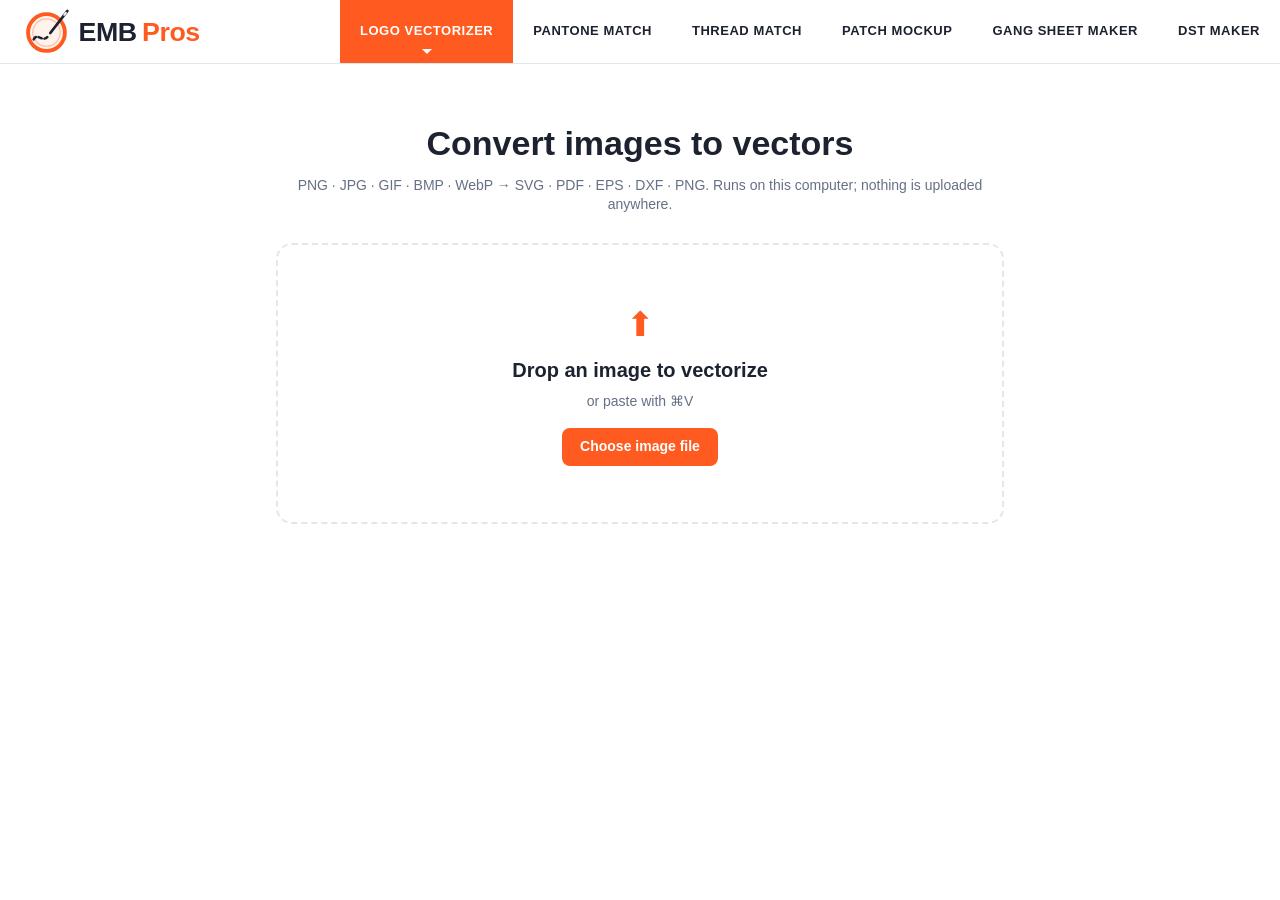
<file: static/index.html>
<!doctype html>
<html lang="en">
<head>
<meta charset="utf-8">
<meta name="viewport" content="width=device-width, initial-scale=1">
<title>Logo Vectorizer · EMB Pros</title>
<link rel="icon" href="/static/emb-pros-logo.svg">
<link rel="stylesheet" href="/static/style.css">
</head>
<body>
<header class="top">
  <a class="brand" href="/" title="EMB Pros"><img src="/static/emb-pros-logo.svg" alt="EMB Pros" width="214" height="47"></a>
  <input type="checkbox" id="navOpen" class="nav-check" hidden>
  <label class="nav-toggle" for="navOpen" aria-label="Menu" title="Menu"><span></span></label>
  <nav class="nav" aria-label="Tools">
    <a href="/" aria-current="page">Logo Vectorizer</a>
    <a href="/pantone">Pantone Match</a>
    <a href="/thread">Thread Match</a>
    <a href="/patch">Patch Mockup</a>
    <a href="/gang">Gang Sheet Maker</a>
    <a href="/cap">DST Maker</a>
  </nav>
</header>

<!-- landing -->
<main id="landing" class="landing">
  <h1>Convert images to vectors</h1>
  <p class="sub">PNG · JPG · GIF · BMP · WebP → SVG · PDF · EPS · DXF · PNG. Runs on this computer; nothing is uploaded anywhere.</p>
  <label class="drop" id="drop">
    <input type="file" id="fileInput" accept="image/png,image/jpeg,image/gif,image/bmp,image/webp" hidden>
    <div class="drop-icon">⬆</div>
    <div class="drop-title">Drop an image to vectorize</div>
    <div class="drop-sub">or paste with ⌘V</div>
    <span class="primary as-button">Choose image file</span>
  </label>
</main>

<!-- workspace -->
<main id="workspace" class="workspace" hidden>
  <section class="canvas-col">
    <div class="toolbar">
      <div class="seg" id="viewSeg" role="group" aria-label="View">
        <button data-view="vectors" class="on">Vectors</button>
        <button data-view="compare">Compare</button>
        <button data-view="pixels">Pixels</button>
      </div>
      <div class="seg" id="toolSeg" role="group" aria-label="Tool">
        <button data-tool="pan" class="on" title="Drag to pan, scroll to zoom">Pan</button>
        <button data-tool="select" title="Click a shape to recolor or delete it">Edit shapes</button>
        <button data-tool="background" title="Click shapes to take them out or put them back">Background</button>
        <button data-tool="crop" title="Drag a box to vectorize only that part">Crop</button>
      </div>
      <div class="zoom">
        <button id="zoomOut" aria-label="Zoom out">−</button>
        <span id="zoomLabel">100%</span>
        <button id="zoomIn" aria-label="Zoom in">+</button>
        <button id="zoomFit">Fit</button>
      </div>
      <div class="file-info" id="fileInfo"></div>
      <div class="top-actions" id="topActions" hidden>
        <button class="ghost" id="newBtn" title="Open another image">New image</button>
        <button class="ghost" id="patchBtn" title="Show this logo as an embroidered, woven, printed or leather patch">Patch mockup ↗</button>
        <button class="primary" id="downloadBtn">Download</button>
      </div>
    </div>
    <div class="viewport" id="viewport">
      <div class="stage" id="stage">
        <img id="raster" alt="Original image" draggable="false">
        <div id="vector" class="vector"></div>
        <div id="cropBox" class="crop-box" hidden></div>
      </div>
      <div class="split" id="split" hidden><div class="split-handle">⇆</div></div>
      <div class="busy" id="busy" hidden><div class="spinner"></div><span>Vectorizing…</span></div>
    </div>
    <div class="statusbar" id="status"></div>
  </section>

  <aside class="panel">
    <details open>
      <summary>Palette</summary>
      <div class="row">
        <label class="radio"><input type="radio" name="palMode" value="auto" checked> Detect colours</label>
        <label class="radio"><input type="radio" name="palMode" value="max"> Max colours</label>
      </div>
      <div class="row" id="maxColorsRow" hidden>
        <input type="range" id="maxColors" min="2" max="64" value="8"><output id="maxColorsOut">8</output>
      </div>
      <div class="swatches" id="swatches"></div>
      <div class="row small">
        <button id="mergeBtn" disabled title="Merge the selected colours into the first one">Merge selected</button>
        <button id="removeColorBtn" disabled title="Pixels of this colour go to the nearest remaining colour">Remove colour</button>
        <label class="add-color" title="Add a colour to the palette">+ Add <input type="color" id="addColor" value="#888888"></label>
      </div>
      <div class="row small"><button id="pantoneBtn" title="Open the Pantone match page with these colours">Match palette to Pantone ↗</button><button id="threadBtn" title="Open the Thread match page with these colours">Match to thread ↗</button></div>
      <p class="hint">Click a swatch to select it (⇧-click for several). Change a colour with its picker.</p>
    </details>

    <details open>
      <summary>Tracing</summary>
      <div class="row"><span class="lbl">Method</span>
        <select id="tracer" title="Precise follows anti-aliased edges to a fraction of a pixel; Classic is quicker on photos">
          <option value="precise">Precise (smooth, exact edges)</option><option value="classic">Classic (quicker for photos)</option>
        </select>
      </div>
      <label class="slider">Detail <input type="range" id="detail" min="0" max="100" value="50"><output>50</output></label>
      <label class="slider">Smoothing <input type="range" id="smoothing" min="0" max="100" value="50"><output>50</output></label>
      <label class="slider">Corners <input type="range" id="corner" min="10" max="150" value="45"><output>45°</output></label>
      <label class="check"><input type="checkbox" id="fitShapes" checked> Fit whole shapes (circles, ellipses, rectangles)</label>
    </details>

    <details open>
      <summary>Layers</summary>
      <div class="row">
        <span class="lbl">Stacking</span>
        <div class="seg small" id="stackSeg">
          <button data-v="cutouts" class="on">Cut-outs</button><button data-v="stacked">Stacked</button>
        </div>
      </div>
      <div class="row">
        <span class="lbl">Group by</span>
        <select id="groupBy">
          <option value="color" selected>Colour</option>
          <option value="layer">Draw-order layer</option>
          <option value="parent">Parent shape</option>
          <option value="none">None</option>
        </select>
      </div>
      <ul class="layers" id="layers"></ul>
    </details>

    <details open id="editPanel">
      <summary>Edit</summary>
      <div class="row">
        <button id="bgAuto">Remove background</button>
        <button id="undoBtn" disabled>Undo</button>
        <button id="resetEdits" disabled>Reset edits</button>
      </div>
      <div id="selection" class="selection" hidden>
        <div class="row"><span class="lbl" id="selLabel">Shape</span></div>
        <div class="row">
          <input type="color" id="selColor">
          <label class="check"><input type="checkbox" id="selAll"> every shape of this colour</label>
        </div>
        <div class="row"><button id="selDelete">Delete shape</button></div>
      </div>
      <p class="hint" id="editHint">Pick <b>Edit shapes</b> or <b>Background</b> above the image, then click shapes.</p>
    </details>

    <details>
      <summary>Gaps &amp; strokes</summary>
      <label class="check"><input type="checkbox" id="gapFiller" checked> Gap filler</label>
      <label class="check"><input type="checkbox" id="gapClip"> Clip overflow (stacked)</label>
      <label class="check"><input type="checkbox" id="gapNSS" checked> Non-scaling gap strokes</label>
      <label class="slider">Gap width <input type="range" id="gapWidth" min="0.5" max="3" step="0.1" value="1.5"><output>1.5</output></label>
    </details>
  </aside>
</main>

<!-- download dialog -->
<dialog id="dl">
  <form method="dialog" class="dl">
    <h2>Download</h2>
    <div class="presets">
      <span class="lbl">Preset</span>
      <button type="button" data-preset="edit" class="on">Editing</button>
      <button type="button" data-preset="cut">Cutting &amp; engraving</button>
      <button type="button" data-preset="print">Print</button>
    </div>
    <div class="formats" id="formats">
      <label><input type="radio" name="fmt" value="svg" checked> SVG</label>
      <label><input type="radio" name="fmt" value="pdf"> PDF</label>
      <label><input type="radio" name="fmt" value="eps"> EPS</label>
      <label><input type="radio" name="fmt" value="dxf"> DXF</label>
      <label><input type="radio" name="fmt" value="png"> PNG</label>
    </div>
    <div class="grid">
      <label>Draw style
        <select id="drawStyle">
          <option value="fill_shapes">Fill shapes</option>
          <option value="stroke_shapes">Stroke shapes</option>
          <option value="stroke_edges">Stroke edges</option>
        </select>
      </label>
      <label>Stroke width <input type="number" id="strokeWidth" value="1" min="0.1" step="0.1"></label>
      <label class="check"><input type="checkbox" id="strokeNSS" checked> Non-scaling strokes</label>
      <label class="check"><input type="checkbox" id="strokeOverride"> Override colour <input type="color" id="strokeColor" value="#000000"></label>
      <label>SVG version
        <select id="svgVersion"><option value="1.1">SVG 1.1</option><option value="1.0">SVG 1.0</option><option value="tiny1.2">SVG Tiny 1.2</option></select>
      </label>
      <label class="check"><input type="checkbox" id="fixedSize" checked> Fixed size (width/height in file)</label>
      <label>DXF compatibility
        <select id="dxfLevel"><option value="lines">Lines only</option><option value="lines_arcs">Lines &amp; arcs</option><option value="splines">Lines, arcs &amp; splines</option></select>
      </label>
      <label>PNG scale <input type="number" id="pngScale" value="4" min="0.25" max="16" step="0.25"></label>
      <label>Output size
        <select id="sizeMode">
          <option value="unchanged">Unchanged</option><option value="scale">Scaled</option>
          <option value="width">Set width</option><option value="height">Set height</option>
          <option value="fit">Fit inside box</option><option value="fill">Fill box</option><option value="stretch">Stretch to box</option>
        </select>
      </label>
      <label>Scale <input type="number" id="sizeScale" value="1" min="0.01" step="0.1"></label>
      <label>Width <input type="number" id="sizeW" min="0" step="any"></label>
      <label>Height <input type="number" id="sizeH" min="0" step="any"></label>
      <label>Unit <select id="sizeUnit"><option>px</option><option>in</option><option>cm</option><option>mm</option></select></label>
      <label>DPI <input type="number" id="sizeDpi" value="72" min="1"></label>
    </div>
    <p class="hint" id="dlNote"></p>
    <div class="dl-actions">
      <button value="cancel" class="ghost">Cancel</button>
      <button type="button" class="primary" id="dlGo">Download</button>
    </div>
  </form>
</dialog>

<div class="toast" id="toast" hidden></div>
<script src="/static/leave.js"></script>
<script src="/static/app.js"></script>
</body>
</html>
</file>
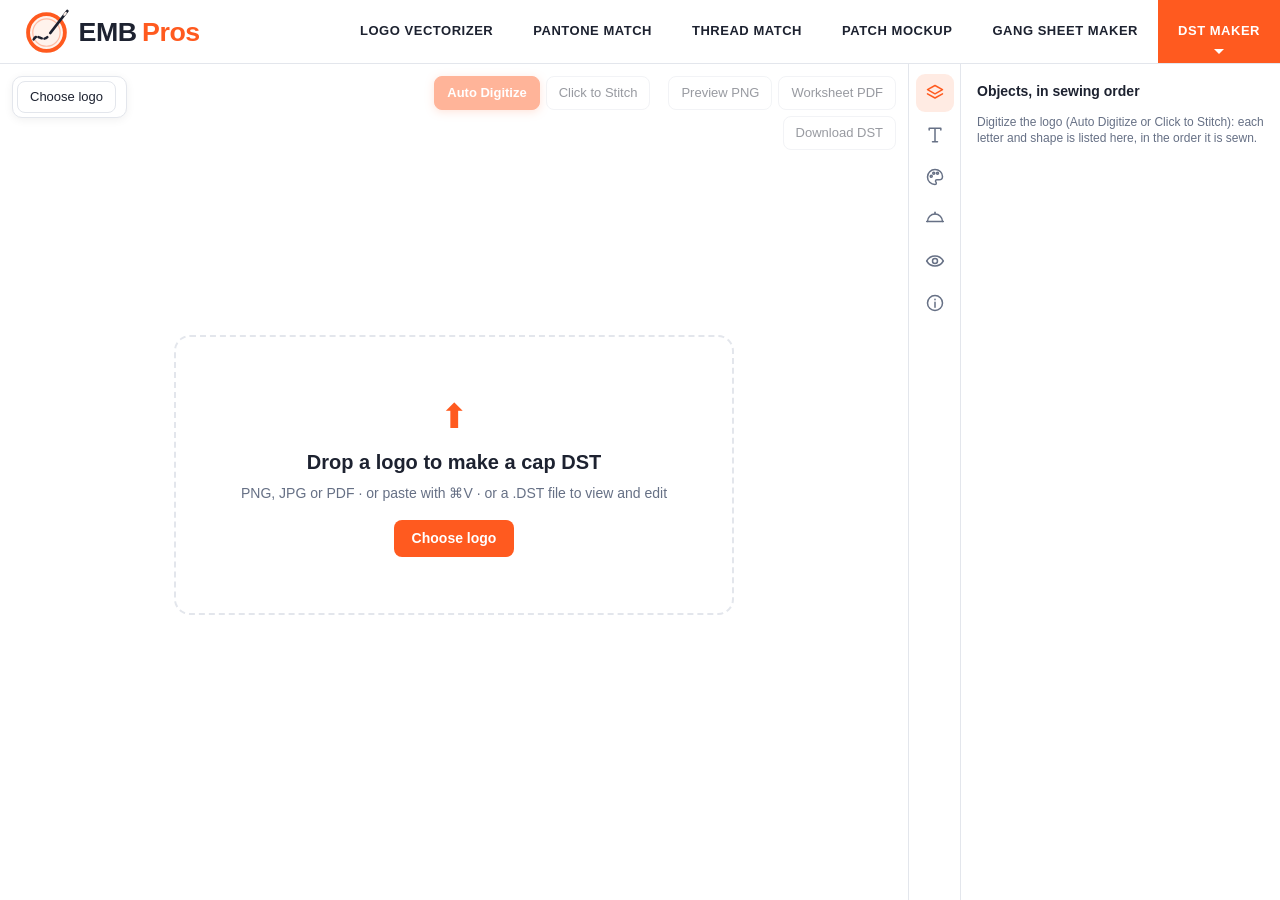
<file: static/cap.html>
<!doctype html>
<html lang="en">
<head>
<meta charset="utf-8">
<meta name="viewport" content="width=device-width, initial-scale=1">
<title>DST Maker · EMB Pros</title>
<link rel="icon" href="/static/emb-pros-logo.svg">
<link rel="stylesheet" href="/static/style.css">
<link rel="stylesheet" href="/static/patch.css">
<link rel="stylesheet" href="/static/cap.css">
</head>
<body class="patch-page cpx-page">
<header class="top">
  <a class="brand" href="/" title="EMB Pros"><img src="/static/emb-pros-logo.svg" alt="EMB Pros" width="214" height="47"></a>
  <input type="checkbox" id="navOpen" class="nav-check" hidden>
  <label class="nav-toggle" for="navOpen" aria-label="Menu" title="Menu"><span></span></label>
  <nav class="nav" aria-label="Tools">
    <a href="/">Logo Vectorizer</a>
    <a href="/pantone">Pantone Match</a>
    <a href="/thread">Thread Match</a>
    <a href="/patch">Patch Mockup</a>
    <a href="/gang">Gang Sheet Maker</a>
    <a href="/cap" aria-current="page">DST Maker</a>
  </nav>
</header>

<main class="cpx" id="editor">
  <section class="pt-stage solid cp-stage cpx-stage" id="stage">
    <div class="cpx-file">
      <button class="ghost" id="newLogo" title="A logo (PNG, JPG, PDF) to digitize, or a .DST file to view and edit">Choose logo</button>
      <div class="file-info" id="fileInfo"></div>
    </div>
    <div class="cpx-top">
      <button class="primary" id="digitizeBtn" disabled title="Auto Digitize (8): make the stitches for the whole logo; after a change, sew the changes">Auto Digitize</button>
      <button class="ghost" id="ctsBtn" disabled aria-pressed="false" title="Click to Stitch (7): click the parts of the logo to sew, each with the settings in the Object panel">Click to Stitch</button>
      <button class="ghost" id="autoRestBtn" hidden title="Auto Digitize the parts of the logo not clicked yet">Auto Digitize the rest</button>
      <span class="cpx-gap"></span>
      <button class="ghost" id="savePng" disabled title="The stitch preview with the threads in sewing order">Preview PNG</button>
      <button class="ghost" id="savePdf" disabled title="Production worksheet: the totals, extents, start and end, threads in needle order and a page per colour, laid out like a Wilcom worksheet">Worksheet PDF</button>
      <button class="ghost strong" id="saveDst" disabled>Download DST</button>
    </div>
    <label class="drop pt-drop" id="drop">
      <input type="file" id="fileInput" accept="image/png,image/jpeg,image/webp,image/gif,image/bmp,.pdf,application/pdf,.dst,.DST" hidden>
      <div class="drop-icon">⬆</div>
      <div class="drop-title">Drop a logo to make a cap DST</div>
      <div class="drop-sub">PNG, JPG or PDF · or paste with ⌘V · or a .DST file to view and edit</div>
      <span class="primary as-button">Choose logo</span>
    </label>
    <canvas id="canvas" hidden></canvas>
    <div class="cpx-settings logo-only" id="objPanel" hidden>
      <div class="cpx-settings-head"><b id="objTitle">Selected object</b></div>
      <div id="objBody" hidden>
        
        <div class="cp-seg" id="objType" role="group" aria-label="Stitch type">
          <button type="button" data-type="auto" title="As the digitizer chooses: satin on strokes, fill where wide">Auto</button>
          <button type="button" data-type="satin" title="Satin: stitches across the shape, side to side">Satin</button>
          <button type="button" data-type="fill" title="Fill: tatami rows at the stitch angle">Fill</button>
          <button type="button" data-type="run" title="Run: a line of stitches round its outline">Run</button>
        </div>
        <div class="row" data-for="satin fill"><span class="lbl">Stitch angle</span><span class="cp-num"><input type="number" id="objAngle" min="0" max="179" step="1" aria-label="Stitch angle in degrees"> °</span></div>
        <div class="row" data-for="auto satin fill"><span class="lbl">Row spacing</span><span class="cp-num"><input type="number" id="objDensity" min="0.2" max="1.5" step="0.05" aria-label="Row spacing in mm"> mm</span></div>
        <div class="row" data-for="fill run"><span class="lbl">Stitch length</span><span class="cp-num"><input type="number" id="objLength" min="1" max="7" step="0.1" aria-label="Stitch length in mm"> mm</span></div>
        <div class="row" data-for="run"><span class="lbl">Run</span><select id="objRun" aria-label="Run type"><option value="single">Single</option><option value="triple">Triple (bolder)</option></select></div>
        <div class="row" data-for="auto satin fill"><span class="lbl">Pull comp.</span><span class="cp-num"><input type="number" id="objPull" min="0" max="1" step="0.05" aria-label="Pull compensation in mm"> mm</span></div>
        <label class="check" data-for="auto satin fill"><input type="checkbox" id="objUnder" checked> Underlay</label>
        <div class="cp-ties">
          <label class="check"><input type="checkbox" id="objTieIn" checked> Tie in</label>
          <label class="check"><input type="checkbox" id="objTieOff" checked> Tie off</label>
          <label class="check"><input type="checkbox" id="objTrim"> Trim after</label>
        </div>
        <p class="hint" id="objNote"></p>
        <button type="button" class="ghost" id="objReset">Back to auto settings</button>
      </div>
    </div>
    <div class="cpx-selbar" id="selBar" hidden role="toolbar" aria-label="Selection tools">
        <div class="cpx-selbar-row" id="objActions">
        <button type="button" data-act="reshape" title="Reshape (R): move, add or remove the outline's points" aria-label="Reshape"><svg viewBox="0 0 24 24" width="18" height="18" fill="none" stroke="currentColor" stroke-width="1.8" stroke-linecap="round" stroke-linejoin="round"><path d="M5 19L19 5"/><rect x="2.5" y="16.5" width="5" height="5" rx="1"/><rect x="16.5" y="2.5" width="5" height="5" rx="1"/><rect x="9.5" y="9.5" width="5" height="5" rx="1"/></svg></button>
        <button type="button" data-act="hole" title="Cut hole: draw round a hole inside it" aria-label="Cut hole"><svg viewBox="0 0 24 24" width="18" height="18" fill="none" stroke="currentColor" stroke-width="1.8" stroke-linecap="round" stroke-linejoin="round"><rect x="3" y="3" width="18" height="18" rx="3"/><circle cx="12" cy="12" r="4" stroke-dasharray="2.5 2"/></svg></button>
        <button type="button" data-act="knife" title="Knife (K): cut it in two along a line" aria-label="Knife"><svg viewBox="0 0 24 24" width="18" height="18" fill="none" stroke="currentColor" stroke-width="1.8" stroke-linecap="round" stroke-linejoin="round"><circle cx="6" cy="6" r="3"/><circle cx="6" cy="18" r="3"/><path d="M20 4L8.1 15.9M14.5 14.5L20 20M8.1 8.1L12 12"/></svg></button>
        <button type="button" data-act="start" title="Start point (E): where its sewing begins" aria-label="Start point"><svg viewBox="0 0 24 24" width="18" height="18" fill="none" stroke="currentColor" stroke-width="1.8" stroke-linecap="round" stroke-linejoin="round"><path d="M5 21V4"/><path d="M5 4h12l-2.5 4L17 12H5"/></svg></button>
        <button type="button" data-act="angle" title="Stitch angle (A): drag a line the way the stitches lie" aria-label="Stitch angle"><svg viewBox="0 0 24 24" width="18" height="18" fill="none" stroke="currentColor" stroke-width="1.8" stroke-linecap="round" stroke-linejoin="round"><path d="M4 20h16"/><path d="M4 20L16 6"/><path d="M10.5 20a6.5 6.5 0 0 0-2.2-4.9"/></svg></button>
        <button type="button" data-act="duplicate" title="Duplicate (⌘D)" aria-label="Duplicate"><svg viewBox="0 0 24 24" width="18" height="18" fill="none" stroke="currentColor" stroke-width="1.8" stroke-linecap="round" stroke-linejoin="round"><rect x="8" y="8" width="12" height="12" rx="2"/><path d="M16 8V5a1 1 0 0 0-1-1H5a1 1 0 0 0-1 1v10a1 1 0 0 0 1 1h3"/></svg></button>
        <button type="button" data-act="fliph" title="Flip horizontal" aria-label="Flip horizontal"><svg viewBox="0 0 24 24" width="18" height="18" fill="none" stroke="currentColor" stroke-width="1.8" stroke-linecap="round" stroke-linejoin="round"><path d="M12 3v18"/><path d="M9 7L4 12l5 5z"/><path d="M15 7l5 5-5 5z"/></svg></button>
        <button type="button" data-act="flipv" title="Flip vertical" aria-label="Flip vertical"><svg viewBox="0 0 24 24" width="18" height="18" fill="none" stroke="currentColor" stroke-width="1.8" stroke-linecap="round" stroke-linejoin="round"><path d="M3 12h18"/><path d="M7 9l5-5 5 5z"/><path d="M7 15l5 5 5-5z"/></svg></button>
        <button type="button" data-act="group" title="Group (⌘G): a click selects them all" aria-label="Group"><svg viewBox="0 0 24 24" width="18" height="18" fill="none" stroke="currentColor" stroke-width="1.8" stroke-linecap="round" stroke-linejoin="round"><rect x="3" y="3" width="8" height="8" rx="1"/><rect x="13" y="13" width="8" height="8" rx="1"/><path d="M15 5h4v4M9 19H5v-4"/></svg></button>
        <button type="button" data-act="ungroup" title="Ungroup (⇧⌘G)" aria-label="Ungroup"><svg viewBox="0 0 24 24" width="18" height="18" fill="none" stroke="currentColor" stroke-width="1.8" stroke-linecap="round" stroke-linejoin="round"><rect x="3" y="3" width="8" height="8" rx="1"/><rect x="13" y="13" width="8" height="8" rx="1"/></svg></button>
        <button type="button" data-act="lock" title="Lock (⌘L): it cannot be selected or moved on the design (unlock in the list)" aria-label="Lock"><svg viewBox="0 0 24 24" width="18" height="18" fill="none" stroke="currentColor" stroke-width="1.8" stroke-linecap="round" stroke-linejoin="round"><rect x="5" y="11" width="14" height="10" rx="2"/><path d="M8 11V7a4 4 0 0 1 8 0v4"/></svg></button>
        </div>
        <span class="sep"></span>
        <button type="button" id="toolTurnL" title="Turn 15° anticlockwise"><svg viewBox="0 0 24 24" width="20" height="20" fill="none" stroke="currentColor" stroke-width="1.8" stroke-linecap="round" stroke-linejoin="round"><path d="M4 12a8 8 0 1 0 2.3-5.7"/><path d="M4 4v4h4"/></svg></button>
        <button type="button" id="toolTurnR" title="Turn 15° clockwise"><svg viewBox="0 0 24 24" width="20" height="20" fill="none" stroke="currentColor" stroke-width="1.8" stroke-linecap="round" stroke-linejoin="round"><path d="M20 12a8 8 0 1 1-2.3-5.7"/><path d="M20 4v4h-4"/></svg></button>
        <button type="button" id="toolBigger" title="10% bigger"><svg viewBox="0 0 24 24" width="20" height="20" fill="none" stroke="currentColor" stroke-width="1.8" stroke-linecap="round" stroke-linejoin="round"><rect x="4" y="4" width="16" height="16" rx="2"/><path d="M12 8v8M8 12h8"/></svg></button>
        <button type="button" id="toolSmaller" title="10% smaller"><svg viewBox="0 0 24 24" width="20" height="20" fill="none" stroke="currentColor" stroke-width="1.8" stroke-linecap="round" stroke-linejoin="round"><rect x="4" y="4" width="16" height="16" rx="2"/><path d="M8 12h8"/></svg></button>
        <button type="button" id="toolColour" title="Thread colour of the piece: pick from the palette"><svg viewBox="0 0 24 24" width="20" height="20" fill="none" stroke="currentColor" stroke-width="1.8" stroke-linecap="round" stroke-linejoin="round"><path d="M12 3a9 9 0 1 0 0 18c1.1 0 1.6-.8 1.6-1.6 0-1.2-1-1.4-1-2.5 0-.9.7-1.6 1.6-1.6H17a4 4 0 0 0 4-4C21 6.6 17 3 12 3z"/><circle cx="7.5" cy="11" r="1.2" fill="currentColor"/><circle cx="10.5" cy="7.5" r="1.2" fill="currentColor"/><circle cx="15" cy="7.5" r="1.2" fill="currentColor"/></svg></button>
        <button type="button" id="toolCorners" title="Corners: round, chamfer or invert the corners of a shape you drew (or drag the dots in its corners)" aria-pressed="false"><svg viewBox="0 0 24 24" width="20" height="20" fill="none" stroke="currentColor" stroke-width="1.8" stroke-linecap="round" stroke-linejoin="round"><path d="M4 20V11a7 7 0 0 1 7-7h9"/><circle cx="9" cy="9" r="1.6" fill="currentColor"/></svg></button>
        <button type="button" id="toolPathfinder" title="Pathfinder: unite, minus front, intersect or exclude the shapes you drew" aria-pressed="false"><svg viewBox="0 0 24 24" width="20" height="20" fill="none" stroke="currentColor" stroke-width="1.6" stroke-linejoin="round"><rect x="3" y="3" width="11" height="11" fill="currentColor"/><rect x="8" y="8" width="13" height="13"/></svg></button>
        <button type="button" id="toolAlign" title="Align and distribute the selected pieces" aria-pressed="false"><svg viewBox="0 0 24 24" width="20" height="20" fill="none" stroke="currentColor" stroke-width="1.6" stroke-linecap="round"><path d="M3 3v18"/><rect x="5" y="5" width="9" height="5" fill="currentColor" stroke="none"/><rect x="5" y="14" width="15" height="5" fill="currentColor" stroke="none"/></svg></button>
        <button type="button" id="toolArrange" title="Arrange: bring to front, bring forward, send backward, send to back (the sewing order)" aria-pressed="false"><svg viewBox="0 0 24 24" width="20" height="20" fill="none" stroke="currentColor" stroke-width="1.6" stroke-linecap="round" stroke-linejoin="round"><rect x="3" y="9" width="11" height="11"/><rect x="10" y="4" width="11" height="11" fill="currentColor"/></svg></button>
        <button type="button" id="toolDelete" title="Delete the piece (Delete)"><svg viewBox="0 0 24 24" width="20" height="20" fill="none" stroke="currentColor" stroke-width="1.8" stroke-linecap="round" stroke-linejoin="round"><path d="M4 7h16M10 7V4h4v3M6 7l1 13h10l1-13"/></svg></button>
    </div>
    <div class="cpx-zoom" id="zoomBox" hidden>
      <button type="button" id="toolZoomOut" title="Zoom out"><svg viewBox="0 0 24 24" width="20" height="20" fill="none" stroke="currentColor" stroke-width="1.8" stroke-linecap="round" stroke-linejoin="round"><circle cx="10.5" cy="10.5" r="6.5"/><path d="M15.5 15.5L21 21"/><path d="M7.5 10.5h6"/></svg></button>
      <span class="cpx-zoom-n" id="zoomN">100%</span>
      <button type="button" id="toolZoomIn" title="Zoom in"><svg viewBox="0 0 24 24" width="20" height="20" fill="none" stroke="currentColor" stroke-width="1.8" stroke-linecap="round" stroke-linejoin="round"><circle cx="10.5" cy="10.5" r="6.5"/><path d="M15.5 15.5L21 21"/><path d="M10.5 7.5v6M7.5 10.5h6"/></svg></button>
      <button type="button" id="toolFit" title="Fit: the whole design in view"><svg viewBox="0 0 24 24" width="20" height="20" fill="none" stroke="currentColor" stroke-width="1.8" stroke-linecap="round" stroke-linejoin="round"><path d="M4 9V4h5M20 9V4h-5M4 15v5h5M20 15v5h-5"/></svg></button>
      <span class="sep"></span>
      <button type="button" id="toolUndo" title="Undo (⌘Z)"><svg viewBox="0 0 24 24" width="20" height="20" fill="none" stroke="currentColor" stroke-width="1.8" stroke-linecap="round" stroke-linejoin="round"><path d="M9 14L4 9l5-5"/><path d="M4 9h10a6 6 0 0 1 0 12h-3"/></svg></button>
      <button type="button" id="toolRedo" title="Redo (⇧⌘Z)"><svg viewBox="0 0 24 24" width="20" height="20" fill="none" stroke="currentColor" stroke-width="1.8" stroke-linecap="round" stroke-linejoin="round"><path d="M15 14l5-5-5-5"/><path d="M20 9H10a6 6 0 0 0 0 12h3"/></svg></button>
      <button type="button" id="toolReset" title="Undo every edit: back to the logo as it was"><svg viewBox="0 0 24 24" width="20" height="20" fill="none" stroke="currentColor" stroke-width="1.8" stroke-linecap="round" stroke-linejoin="round"><path d="M3 12a9 9 0 1 0 3-6.7L3 8"/><path d="M3 3v5h5"/></svg></button>
    </div>
    <div class="cp-play" id="play" hidden>
      <button type="button" id="playBtn" title="Watch it sew">▶</button>
      <input type="range" id="step" min="0" max="0" value="0" aria-label="Sewing order">
      <span id="stepText"></span>
    </div>
    <div class="cp-tools cpx-tools" id="tools" role="toolbar" aria-label="Tools" hidden>
      <button type="button" id="toolSelect" title="Select (S): click an object, shift-click for more, drag a box; drag to move, a handle to resize, the knob to turn" aria-pressed="true"><svg viewBox="0 0 24 24" width="20" height="20" fill="none" stroke="currentColor" stroke-width="1.8" stroke-linecap="round" stroke-linejoin="round"><path d="M5 3l14 8-6 2-3 6z" fill="currentColor"/></svg><kbd>S</kbd></button>
      <button type="button" id="toolHand" title="Pan (space, or H): drag the view around" aria-pressed="false"><svg viewBox="0 0 24 24" width="20" height="20" fill="none" stroke="currentColor" stroke-width="1.8" stroke-linecap="round" stroke-linejoin="round"><path d="M8 13V5.5a1.5 1.5 0 0 1 3 0V12"/><path d="M11 11.5v-8a1.5 1.5 0 0 1 3 0V12"/><path d="M14 5.5a1.5 1.5 0 0 1 3 0V12"/><path d="M17 8.5a1.5 1.5 0 0 1 3 0V15a6 6 0 0 1-6 6h-1.5a6 6 0 0 1-4.6-2.2L4.6 15a1.6 1.6 0 0 1 2.4-2.1L8 14"/></svg><kbd>␣</kbd></button>
      <button type="button" id="toolMeasure" title="Measure (M): drag across the design to measure a distance (shift: 15° steps)" aria-pressed="false"><svg viewBox="0 0 24 24" width="20" height="20" fill="none" stroke="currentColor" stroke-width="1.8" stroke-linecap="round" stroke-linejoin="round"><path d="M3 17L17 3l4 4L7 21z"/><path d="M7 13l2 2M10 10l2 2M13 7l2 2"/></svg><kbd>M</kbd></button>
      <span class="sep"></span>
      <button type="button" id="toolPen" title="Open shape (1): click for a straight point, right-click or double-click for a curved one, Enter finishes the line" aria-pressed="false"><svg viewBox="0 0 24 24" width="20" height="20" fill="none" stroke="currentColor" stroke-width="1.8" stroke-linecap="round" stroke-linejoin="round"><path d="M4 20l3.5-1 11-11a2.1 2.1 0 0 0-3-3l-11 11z"/><path d="M14 6.5l3 3"/></svg><kbd>1</kbd></button>
      <button type="button" id="toolClosed" title="Closed shape (2): click for a straight point, right-click or double-click for a curved one, Enter closes the shape" aria-pressed="false"><svg viewBox="0 0 24 24" width="20" height="20" fill="none" stroke="currentColor" stroke-width="1.8" stroke-linecap="round" stroke-linejoin="round"><path d="M5 18L4 7l8-4 8 6-3 10z"/><rect x="2.5" y="5.5" width="3" height="3"/><rect x="10.5" y="1.5" width="3" height="3"/><circle cx="20" cy="9" r="1.5"/></svg><kbd>2</kbd></button>
      <button type="button" id="toolSatin" title="Satin blocks (3): click a point on one side, then its partner on the other, and so on along the column; Enter finishes" aria-pressed="false"><svg viewBox="0 0 24 24" width="20" height="20" fill="none" stroke="currentColor" stroke-width="1.8" stroke-linecap="round" stroke-linejoin="round"><path d="M4 6l4 12M8 4l4 14M12 3l4 15M16 4l4 13"/><path d="M4 6c4-3 12-3 16-2M8 18c4 1 8 0 12-1"/></svg><kbd>3</kbd></button>
      <button type="button" id="toolFree" title="Pen (4): draw freehand; let go near the start for a filled shape, else a line" aria-pressed="false"><svg viewBox="0 0 24 24" width="20" height="20" fill="none" stroke="currentColor" stroke-width="1.8" stroke-linecap="round" stroke-linejoin="round"><path d="M3 20c3-1 4-6 7-9s6-3 8-6"/><path d="M16 3l5 5"/></svg><kbd>4</kbd></button>
      <button type="button" id="toolCircle" title="Circle (5): drag it out (shift: from the centre)" aria-pressed="false"><svg viewBox="0 0 24 24" width="20" height="20" fill="none" stroke="currentColor" stroke-width="1.8" stroke-linecap="round" stroke-linejoin="round"><circle cx="12" cy="12" r="8"/></svg><kbd>5</kbd></button>
      <button type="button" id="toolRect" title="Rectangle (6): drag it out (shift: a square)" aria-pressed="false"><svg viewBox="0 0 24 24" width="20" height="20" fill="none" stroke="currentColor" stroke-width="1.8" stroke-linecap="round" stroke-linejoin="round"><rect x="4" y="6" width="16" height="12" rx="1"/></svg><kbd>6</kbd></button>
      <button type="button" id="toolShapes" title="More shapes: square, triangle, star, heart, arrow…" aria-pressed="false"><svg viewBox="0 0 24 24" width="20" height="20" fill="none" stroke="currentColor" stroke-width="1.8" stroke-linecap="round" stroke-linejoin="round"><circle cx="8" cy="8" r="4.5"/><rect x="11.5" y="11.5" width="9" height="9" rx="1"/></svg></button>
      <button type="button" id="toolText" title="Text (T): lettering, in the side panel" aria-pressed="false"><svg viewBox="0 0 24 24" width="20" height="20" fill="none" stroke="currentColor" stroke-width="1.9" stroke-linecap="round" stroke-linejoin="round"><path d="M5 6V4h14v2"/><path d="M12 4v16"/><path d="M9 20h6"/></svg><kbd>T</kbd></button>
      <span class="sep"></span>
      <button type="button" id="toolCts" title="Click to Stitch (7): click the parts of the logo to sew, with the settings in the box" aria-pressed="false"><svg viewBox="0 0 24 24" width="20" height="20" fill="none" stroke="currentColor" stroke-width="1.8" stroke-linecap="round" stroke-linejoin="round"><path d="M9 3v3M3 9h3M4.5 4.5l2 2"/><path d="M10 10l10 4-4 1.5L14.5 20z"/></svg><kbd>7</kbd></button>
      <button type="button" id="toolAuto" title="Auto Digitize (8): the whole logo, or what Click to Stitch has not sewn" aria-pressed="false"><svg viewBox="0 0 24 24" width="20" height="20" fill="none" stroke="currentColor" stroke-width="1.8" stroke-linecap="round" stroke-linejoin="round"><path d="M4 20L15 9"/><path d="M15 3v3M15 12v3M12 6h-3M21 6h-3M17.5 3.5l-1 1M12.5 8.5l1-1"/></svg><kbd>8</kbd></button>
      <span class="sep"></span>
      <button type="button" id="toolPlay" title="Stitch player: watch it sew, step through the stitches (← →)" aria-pressed="false"><svg viewBox="0 0 24 24" width="20" height="20" fill="none" stroke="currentColor" stroke-width="1.8" stroke-linecap="round" stroke-linejoin="round"><circle cx="12" cy="12" r="9"/><path d="M10 8.5v7l6-3.5z"/></svg></button>
      <button type="button" id="toolView" title="Realistic view (V): thread as it lies, or plain stitch lines" aria-pressed="false"><svg viewBox="0 0 24 24" width="20" height="20" fill="none" stroke="currentColor" stroke-width="1.8" stroke-linecap="round" stroke-linejoin="round"><path d="M2 12s3.5-6 10-6 10 6 10 6-3.5 6-10 6S2 12 2 12z"/><circle cx="12" cy="12" r="3"/></svg><kbd>V</kbd></button>
      <button type="button" id="toolZoom" title="Zoom (Z): click to zoom in, option-click to zoom out, drag to move around; pinch or ⌘-scroll to zoom, scroll to move" aria-pressed="false"><svg viewBox="0 0 24 24" width="20" height="20" fill="none" stroke="currentColor" stroke-width="1.8" stroke-linecap="round" stroke-linejoin="round"><circle cx="10.5" cy="10.5" r="6.5"/><path d="M15.5 15.5L21 21"/></svg><kbd>Z</kbd></button>
    </div>
    <div class="cpx-measure" id="measureTag" hidden></div>
    <div class="busy" id="busy" hidden><div class="spinner"></div><span id="busyText">Digitizing…</span></div>
    <div class="pt-status" id="status"></div>
  </section>

  <nav class="cpx-rail" id="rail" aria-label="Side panel">
    <button type="button" data-tab="objects" title="Objects: the sewing order" aria-label="Objects: the sewing order" aria-pressed="true"><svg viewBox="0 0 24 24" width="20" height="20" fill="none" stroke="currentColor" stroke-width="1.8" stroke-linecap="round" stroke-linejoin="round"><path d="M12 3l9 5-9 5-9-5z"/><path d="M3 13l9 5 9-5"/></svg></button>
    <button type="button" data-tab="lettering" title="Lettering" aria-label="Lettering" aria-pressed="false"><svg viewBox="0 0 24 24" width="20" height="20" fill="none" stroke="currentColor" stroke-width="1.8" stroke-linecap="round" stroke-linejoin="round"><path d="M5 6V4h14v2M12 4v16M9 20h6"/></svg></button>
    <button type="button" data-tab="threads" title="Threads" aria-label="Threads" aria-pressed="false"><svg viewBox="0 0 24 24" width="20" height="20" fill="none" stroke="currentColor" stroke-width="1.8" stroke-linecap="round" stroke-linejoin="round"><path d="M12 3a9 9 0 1 0 0 18c1.1 0 1.6-.8 1.6-1.6 0-1.2-1-1.4-1-2.5 0-.9.7-1.6 1.6-1.6H17a4 4 0 0 0 4-4C21 6.6 17 3 12 3z"/><circle cx="7.5" cy="11" r="1.2"/><circle cx="10.5" cy="7.5" r="1.2"/><circle cx="15" cy="7.5" r="1.2"/></svg></button>
    <button type="button" data-tab="cap" title="Cap and stitch settings" aria-label="Cap and stitch settings" aria-pressed="false"><svg viewBox="0 0 24 24" width="20" height="20" fill="none" stroke="currentColor" stroke-width="1.8" stroke-linecap="round" stroke-linejoin="round"><path d="M3 15c0-5 4-9 9-9s9 4 9 9"/><path d="M2 15h20"/><path d="M12 6V4"/></svg></button>
    <button type="button" data-tab="view" title="Visibility" aria-label="Visibility" aria-pressed="false"><svg viewBox="0 0 24 24" width="20" height="20" fill="none" stroke="currentColor" stroke-width="1.8" stroke-linecap="round" stroke-linejoin="round"><path d="M2 12s3.5-6 10-6 10 6 10 6-3.5 6-10 6S2 12 2 12z"/><circle cx="12" cy="12" r="3"/></svg></button>
    <button type="button" data-tab="info" title="Design information" aria-label="Design information" aria-pressed="false"><svg viewBox="0 0 24 24" width="20" height="20" fill="none" stroke="currentColor" stroke-width="1.8" stroke-linecap="round" stroke-linejoin="round"><circle cx="12" cy="12" r="9"/><path d="M12 11v6M12 7.5v.5"/></svg></button>
  </nav>

  <aside class="panel pt-panel cpx-side" id="panel">
    <div class="cpx-pane" data-pane="objects">
      <h3>Objects, in sewing order</h3>
      <p class="hint" id="seqEmpty">Digitize the logo (Auto Digitize or Click to Stitch): each letter and shape is listed here, in the order it is sewn.</p>
      <div class="logo-only" id="seqPanel" hidden>
      <div class="cp-seg small" id="seqTabs" role="group" aria-label="List">
        <button type="button" data-tab="objects" aria-pressed="true">Objects</button>
        <button type="button" data-tab="colours" aria-pressed="false">By colour</button>
      </div>
      <ol class="cp-seq" id="seqList"></ol>
      <p class="hint">Click to select (shift: more), drag to change the sewing order. Tab and ⇧Tab step through them on the design.</p>
    </div>
    </div>
    <div class="cpx-pane" data-pane="lettering" hidden id="letterPane"></div>
    <div class="cpx-pane" data-pane="threads" hidden>
      <details open>
      <summary>Threads, in sewing order</summary>
      <div class="row"><span class="lbl">Chart</span>
        <select id="chart">
          <option value="isacord-40">Isacord 40</option>
          <option value="madeira-polyneon-40">Madeira Polyneon 40</option>
          <option value="robison-anton-polyester">Robison-Anton Polyester 40</option>
        </select>
      </div>
      <ol class="cp-colors" id="colors"></ol>
      <p class="hint dst-only">A DST has no colours: each colour block gets a colour here. Pick its thread from the palette, or click the block on the design to move, resize, turn, recolour or delete it.</p>
      <p class="hint logo-only">Each logo colour gets the nearest thread; pick another from the list, or "Don't stitch" to let the cap show through. The arrows change the sewing order (puff colours always sew last).</p>
    </details>
    </div>
    <div class="cpx-pane" data-pane="cap" hidden>
      <details open>
      <summary>Size on the cap</summary>
      <div class="row"><span class="lbl">Area</span>
        <select id="preset">
          <option value="4.5x2.25">Front panel 4.5 × 2.25 in</option>
          <option value="5x2.25">Front panel 5 × 2.25 in</option>
          <option value="4x2">4 × 2 in</option>
          <option value="3.5x1.75">3.5 × 1.75 in</option>
          <option value="3x1.5">3 × 1.5 in</option>
          <option value="2.5x1">Side 2.5 × 1 in</option>
          <option value="2x1">Back 2 × 1 in</option>
          <option value="custom">Custom</option>
        </select>
      </div>
      <div class="row cp-dims">
        <label>Width <input type="number" id="w" min="0.25" max="12" step="0.05" value="4.5"></label>
        <label>Height <input type="number" id="h" min="0.25" max="12" step="0.05" value="2.25"></label>
        <span class="unit">in</span>
      </div>
      <p class="hint">The logo's own size: change the width and the height follows, in the logo's proportions (and the other way round). An area fits the logo inside it.</p>
      <div class="row logo-only"><span class="lbl">Crown</span>
        <select id="crown">
          <option value="" selected>Height not set</option>
          <option value="2.25">2.25 in crown (low profile)</option>
          <option value="2.5">2.5 in crown</option>
          <option value="2.75">2.75 in crown</option>
          <option value="3">3 in crown</option>
          <option value="3.25">3.25 in crown</option>
          <option value="3.5">3.5 in crown (high profile)</option>
        </select>
      </div>
      <p class="hint logo-only">Measured up the front seam from the brim. The design keeps about ½ in clear at the top and bottom, so a 2.5 in crown takes a design about 1.5 in tall.</p>
      <div class="row logo-only"><span class="lbl">Turn</span>
        <select id="tilt">
          <option value="0" selected>Not turned</option>
          <option value="10">10° anticlockwise ↺</option>
          <option value="12">12° anticlockwise ↺</option>
          <option value="15">15° anticlockwise ↺</option>
          <option value="-10">10° clockwise ↻</option>
          <option value="-12">12° clockwise ↻</option>
          <option value="-15">15° clockwise ↻</option>
        </select>
      </div>
      <p class="hint logo-only">For a side logo: turning it 10–15° counters the slope of the cap's side, so it looks straight when worn. Which way depends on the cap and the side: sew one and check.</p>
      <div class="row logo-only"><span class="lbl">Sewing starts</span>
        <select id="order">
          <option value="center" selected>At the centre, outwards</option>
          <option value="bottom">At the bottom, centre-out</option>
        </select>
      </div>
      <p class="hint logo-only">Where the first stitches go. At the centre (the cap rule): line by line, the line at the middle of the design first; in each line the middle part, then outwards to the right, then to the left, so the cap is pushed away from the centre seam, not bunched at it. At the bottom: the lowest row first, its middle, then right and left.</p>
      <div class="row logo-only"><span class="lbl">Machine start</span>
        <select id="origin">
          <option value="center" selected>Centre of the design</option>
          <option value="bottom">Bottom centre</option>
        </select>
      </div>
      <p class="hint logo-only">Where the needle sits when the file starts (the point you set over the cap), and where it returns at the end.</p>
    </details>
      <details open class="logo-only">
      <summary>Embroidery</summary>
      <div class="row cp-kind" role="radiogroup" aria-label="Embroidery type">
        <label class="radio"><input type="radio" name="kind" value="flat" checked> Flat</label>
        <label class="radio"><input type="radio" name="kind" value="puff"> 3D puff</label>
      </div>
      <p class="cp-warn" id="puffNote" hidden>Tick Puff on each colour to raise. Puff colours sew last, the way a Wilcom 3D file does: a run down the middle of each stroke, then the machine stops for you to lay the foam, then each stroke as one dense satin (0.15 mm, up to 12 mm across) that cuts the foam clean. Letters are split into strokes; parts wider than 12 mm are sewn flat. A 30-weight thread puffs fuller. Bold, simple lettering puffs best; for anything finer, a digitizer still does it better.</p>
      <label class="check"><input type="checkbox" id="tackdown"> Tack-down underlay</label>
      <p class="hint">A light grid under the whole design, sewn first: holds a stiff or slippery cap (performance fabric) to its backing.</p>
      <label class="check"><input type="checkbox" id="light"> Fewer stitches</label>
      <p class="hint">Sparser underlay and fill, for thick caps: "less is more" on a cap.</p>
    </details>
      <details class="logo-only">
      <summary>Stitches</summary>
      <div class="row"><span class="lbl">Density</span>
        <select id="density">
          <option value="0.45">Light (0.45 mm)</option>
          <option value="0.4" selected>Standard (0.4 mm)</option>
          <option value="0.35">Dense (0.35 mm)</option>
        </select>
      </div>
      <div class="row"><span class="lbl">Pull comp.</span>
        <select id="pull">
          <option value="0.1">0.1 mm</option>
          <option value="0.2" selected>0.2 mm</option>
          <option value="0.3">0.3 mm</option>
        </select>
      </div>
    </details>
    </div>
    <div class="cpx-pane" data-pane="view" hidden>
      <h3>Visibility</h3>
      <label class="check"><input type="checkbox" id="vReal" checked> Realistic view <kbd>V</kbd></label>
      <p class="hint">Thread as it lies; off: each stitch as a plain line.</p>
      <label class="check"><input type="checkbox" id="vJumps"> Show jumps</label>
      <label class="check"><input type="checkbox" id="vTrims"> Show trims</label>
      <label class="check"><input type="checkbox" id="vTies"> Show tie-ins and tie-offs</label>
      <label class="check"><input type="checkbox" id="vNeedles"> Show needle points</label>
      <label class="check"><input type="checkbox" id="vGrid"> Grid (10 mm)</label>
      <label class="check"><input type="checkbox" id="vSnap"> Snap to grid (1 mm) while drawing</label>
    </div>
    <div class="cpx-pane" data-pane="info" hidden>
      <details open>
      <summary>File</summary>
      <dl class="cp-stats" id="stats"></dl>
      <dl class="cp-design" id="design" hidden aria-label="Design information"></dl>
      <ul class="cp-notes" id="notes"></ul>
      <p class="hint logo-only">How it is digitized for a cap: sewn from the centre outwards (right and left) and from the bottom up, so the fabric is pushed away from the middle; edge-run and tatami underlay hold the thick fabric; satin only where stitches stay under 5 mm, fill everywhere wider; travel runs under stitches still to come, else the thread is trimmed. Tajima DST, read by Tajima and Happy machines.</p>
      <p class="cp-warn logo-only">Auto-digitized: good for simple logos and text, not as refined as a professional digitizer. Very small text (under 0.25 in) and fine detail need manual digitizing. Sew one cap first, before a full run.</p>
    </details>
    </div>
  </aside>
</main>
<div class="toast" id="toast" hidden></div>
<div class="cp-draw cp-arrange" id="arrangeMenu" hidden role="menu" aria-label="Arrange">
  <div class="cp-pal-head"><b>Arrange</b><button type="button" class="ghost" id="arrangeClose" aria-label="Close">✕</button></div>
  <div class="cp-arrange-list">
    <button type="button" data-arrange="front"><span>Bring to Front</span><kbd>⇧⌘]</kbd></button>
    <button type="button" data-arrange="forward"><span>Bring Forward</span><kbd>⌘]</kbd></button>
    <button type="button" data-arrange="backward"><span>Send Backward</span><kbd>⌘[</kbd></button>
    <button type="button" data-arrange="back"><span>Send to Back</span><kbd>⇧⌘[</kbd></button>
  </div>
  <p class="hint" id="arrangeHint">In embroidery the front is what is sewn last. Select pieces first.</p>
</div>
<div class="cp-draw cp-align" id="alignMenu" hidden role="dialog" aria-label="Align">
  <div class="cp-pal-head"><b>Align Objects</b><button type="button" class="ghost" id="alignClose" aria-label="Close">✕</button></div>
  <div class="cp-draw-grid cp-align-grid">
    <button type="button" data-align="left" title="Align left edges"><svg viewBox="0 0 24 24" width="20" height="20" fill="none" stroke="currentColor" stroke-width="1.6" stroke-linecap="round"><path d="M3 3v18"/><rect x="5" y="5" width="9" height="5" fill="currentColor" stroke="none"/><rect x="5" y="14" width="15" height="5" fill="currentColor" stroke="none"/></svg></button>
    <button type="button" data-align="hcenter" title="Align horizontal centres"><svg viewBox="0 0 24 24" width="20" height="20" fill="none" stroke="currentColor" stroke-width="1.6" stroke-linecap="round"><path d="M12 3v18"/><rect x="7.5" y="5" width="9" height="5" fill="currentColor" stroke="none"/><rect x="4.5" y="14" width="15" height="5" fill="currentColor" stroke="none"/></svg></button>
    <button type="button" data-align="right" title="Align right edges"><svg viewBox="0 0 24 24" width="20" height="20" fill="none" stroke="currentColor" stroke-width="1.6" stroke-linecap="round"><path d="M21 3v18"/><rect x="10" y="5" width="9" height="5" fill="currentColor" stroke="none"/><rect x="4" y="14" width="15" height="5" fill="currentColor" stroke="none"/></svg></button>
    <button type="button" data-align="center" title="Align centres (both ways)"><svg viewBox="0 0 24 24" width="20" height="20" fill="none" stroke="currentColor" stroke-width="1.6" stroke-linecap="round"><path d="M12 3v18M3 12h18"/><rect x="8" y="8" width="8" height="8" fill="currentColor" stroke="none"/></svg></button>
    <button type="button" data-align="top" title="Align top edges"><svg viewBox="0 0 24 24" width="20" height="20" fill="none" stroke="currentColor" stroke-width="1.6" stroke-linecap="round"><path d="M3 3h18"/><rect x="5" y="5" width="5" height="9" fill="currentColor" stroke="none"/><rect x="14" y="5" width="5" height="15" fill="currentColor" stroke="none"/></svg></button>
    <button type="button" data-align="vcenter" title="Align vertical centres"><svg viewBox="0 0 24 24" width="20" height="20" fill="none" stroke="currentColor" stroke-width="1.6" stroke-linecap="round"><path d="M3 12h18"/><rect x="5" y="7.5" width="5" height="9" fill="currentColor" stroke="none"/><rect x="14" y="4.5" width="5" height="15" fill="currentColor" stroke="none"/></svg></button>
    <button type="button" data-align="bottom" title="Align bottom edges"><svg viewBox="0 0 24 24" width="20" height="20" fill="none" stroke="currentColor" stroke-width="1.6" stroke-linecap="round"><path d="M3 21h18"/><rect x="5" y="10" width="5" height="9" fill="currentColor" stroke="none"/><rect x="14" y="4" width="5" height="15" fill="currentColor" stroke="none"/></svg></button>
  </div>
  <b class="cp-align-sub">Distribute Objects</b>
  <div class="cp-draw-grid cp-align-grid">
    <button type="button" data-align="dtop" title="Distribute top edges evenly"><svg viewBox="0 0 24 24" width="20" height="20" fill="none" stroke="currentColor" stroke-width="1.6" stroke-linecap="round"><path d="M4 4h16M4 13h16"/><rect x="7" y="5" width="10" height="4" fill="currentColor" stroke="none"/><rect x="5" y="14" width="14" height="5" fill="currentColor" stroke="none"/></svg></button>
    <button type="button" data-align="dvcenter" title="Distribute vertical centres evenly"><svg viewBox="0 0 24 24" width="20" height="20" fill="none" stroke="currentColor" stroke-width="1.6" stroke-linecap="round"><path d="M4 7h16M4 16.5h16"/><rect x="7" y="5" width="10" height="4" fill="currentColor" stroke="none"/><rect x="5" y="14" width="14" height="5" fill="currentColor" stroke="none"/></svg></button>
    <button type="button" data-align="dbottom" title="Distribute bottom edges evenly"><svg viewBox="0 0 24 24" width="20" height="20" fill="none" stroke="currentColor" stroke-width="1.6" stroke-linecap="round"><path d="M4 10h16M4 20h16"/><rect x="7" y="5" width="10" height="4" fill="currentColor" stroke="none"/><rect x="5" y="14" width="14" height="5" fill="currentColor" stroke="none"/></svg></button>
    <button type="button" data-align="dleft" title="Distribute left edges evenly"><svg viewBox="0 0 24 24" width="20" height="20" fill="none" stroke="currentColor" stroke-width="1.6" stroke-linecap="round"><path d="M4 4v16M13 4v16"/><rect x="5" y="7" width="4" height="10" fill="currentColor" stroke="none"/><rect x="14" y="5" width="5" height="14" fill="currentColor" stroke="none"/></svg></button>
    <button type="button" data-align="dhcenter" title="Distribute horizontal centres evenly"><svg viewBox="0 0 24 24" width="20" height="20" fill="none" stroke="currentColor" stroke-width="1.6" stroke-linecap="round"><path d="M7 4v16M16.5 4v16"/><rect x="5" y="7" width="4" height="10" fill="currentColor" stroke="none"/><rect x="14" y="5" width="5" height="14" fill="currentColor" stroke="none"/></svg></button>
    <button type="button" data-align="dright" title="Distribute right edges evenly"><svg viewBox="0 0 24 24" width="20" height="20" fill="none" stroke="currentColor" stroke-width="1.6" stroke-linecap="round"><path d="M10 4v16M20 4v16"/><rect x="5" y="7" width="4" height="10" fill="currentColor" stroke="none"/><rect x="14" y="5" width="5" height="14" fill="currentColor" stroke="none"/></svg></button>
  </div>
  <p class="hint" id="alignHint">Select pieces, then align them to each other (one piece: to the whole design). Distribute needs three or more.</p>
</div>
<div class="cp-draw" id="cornerMenu" hidden role="dialog" aria-label="Corners">
  <div class="cp-pal-head"><b>Corners</b><button type="button" class="ghost" id="cornerClose" aria-label="Close">✕</button></div>
  <div class="cp-draw-row"><span>Radius</span><span class="cp-corner-r"><input type="range" id="cornerRange" min="0" max="20" step="0.1" value="0" aria-label="Corner radius"><input type="number" id="cornerMm" min="0" step="0.5" value="0" aria-label="Corner radius in mm"> mm</span></div>
  <div class="cp-draw-row"><span>Corner</span><select id="cornerStyle" aria-label="Corner style"><option value="round">Round</option><option value="chamfer">Chamfer</option><option value="inverted">Inverted round</option></select></div>
  <p class="hint" id="cornerHint">Select a shape you drew. Drag a dot in a corner to round every corner; click a dot to pick that corner only (shift-click for more), click the shape for all of them again.</p>
</div>
<div class="cp-draw" id="pathMenu" hidden role="dialog" aria-label="Pathfinder">
  <div class="cp-pal-head"><b>Pathfinder</b><button type="button" class="ghost" id="pathClose" aria-label="Close">✕</button></div>
  <div class="cp-draw-grid cp-path-grid">
    <button type="button" data-op="unite" title="Unite: the shapes as one"><svg viewBox="0 0 24 24" width="20" height="20" fill="none" stroke="currentColor" stroke-width="1.6" stroke-linejoin="round"><path d="M3 3h11v5h7v13H8v-5H3z" fill="currentColor"/></svg></button>
    <button type="button" data-op="minus" title="Minus Front: the back shape less the ones in front of it"><svg viewBox="0 0 24 24" width="20" height="20" fill="none" stroke="currentColor" stroke-width="1.6" stroke-linejoin="round"><path d="M3 3h11v5H8v6H3z" fill="currentColor"/><rect x="8" y="8" width="13" height="13"/></svg></button>
    <button type="button" data-op="intersect" title="Intersect: only where the shapes overlap"><svg viewBox="0 0 24 24" width="20" height="20" fill="none" stroke="currentColor" stroke-width="1.6" stroke-linejoin="round"><rect x="3" y="3" width="11" height="11"/><rect x="8" y="8" width="13" height="13"/><rect x="8" y="8" width="6" height="6" fill="currentColor" stroke="none"/></svg></button>
    <button type="button" data-op="exclude" title="Exclude: where they overlap is cut out"><svg viewBox="0 0 24 24" width="20" height="20" fill="none" stroke="currentColor" stroke-width="1.6" stroke-linejoin="round"><path d="M3 3h11v11H3zM8 8h13v13H8z" fill="currentColor" fill-rule="evenodd"/></svg></button>
  </div>
  <p class="hint" id="pathHint">Select two or more shapes you drew (shift-click or drag a box), then pick one. The new shape is sewn when you click Update Digitizing.</p>
</div>
<div class="cp-draw" id="drawMenu" hidden role="dialog" aria-label="Shapes and pen">
  <div class="cp-pal-head"><b>Shapes</b><button type="button" class="ghost" id="drawClose" aria-label="Close">✕</button></div>
  <div class="cp-draw-grid">
    <button type="button" data-shape="circle" title="Circle"><svg viewBox="0 0 24 24" width="20" height="20" fill="none" stroke="currentColor" stroke-width="1.8" stroke-linecap="round" stroke-linejoin="round"><circle cx="12" cy="12" r="8"/></svg></button>
    <button type="button" data-shape="square" title="Square"><svg viewBox="0 0 24 24" width="20" height="20" fill="none" stroke="currentColor" stroke-width="1.8" stroke-linecap="round" stroke-linejoin="round"><rect x="4" y="4" width="16" height="16"/></svg></button>
    <button type="button" data-shape="rectangle" title="Rectangle"><svg viewBox="0 0 24 24" width="20" height="20" fill="none" stroke="currentColor" stroke-width="1.8" stroke-linecap="round" stroke-linejoin="round"><rect x="2.5" y="7" width="19" height="10"/></svg></button>
    <button type="button" data-shape="rounded" title="Rounded"><svg viewBox="0 0 24 24" width="20" height="20" fill="none" stroke="currentColor" stroke-width="1.8" stroke-linecap="round" stroke-linejoin="round"><rect x="3" y="6" width="18" height="12" rx="4"/></svg></button>
    <button type="button" data-shape="triangle" title="Triangle"><svg viewBox="0 0 24 24" width="20" height="20" fill="none" stroke="currentColor" stroke-width="1.8" stroke-linecap="round" stroke-linejoin="round"><path d="M12 4l9 16H3z"/></svg></button>
    <button type="button" data-shape="diamond" title="Diamond"><svg viewBox="0 0 24 24" width="20" height="20" fill="none" stroke="currentColor" stroke-width="1.8" stroke-linecap="round" stroke-linejoin="round"><path d="M12 3l8 9-8 9-8-9z"/></svg></button>
    <button type="button" data-shape="hexagon" title="Hexagon"><svg viewBox="0 0 24 24" width="20" height="20" fill="none" stroke="currentColor" stroke-width="1.8" stroke-linecap="round" stroke-linejoin="round"><path d="M7.5 4h9l4.5 8-4.5 8h-9L3 12z"/></svg></button>
    <button type="button" data-shape="star" title="Star"><svg viewBox="0 0 24 24" width="20" height="20" fill="none" stroke="currentColor" stroke-width="1.8" stroke-linecap="round" stroke-linejoin="round"><path d="M12 3l2.7 5.6 6.1.8-4.5 4.2 1.1 6.1L12 16.8l-5.4 2.9 1.1-6.1-4.5-4.2 6.1-.8z"/></svg></button>
    <button type="button" data-shape="heart" title="Heart"><svg viewBox="0 0 24 24" width="20" height="20" fill="none" stroke="currentColor" stroke-width="1.8" stroke-linecap="round" stroke-linejoin="round"><path d="M12 20s-7.5-4.6-7.5-10A4.3 4.3 0 0 1 12 7.4 4.3 4.3 0 0 1 19.5 10c0 5.4-7.5 10-7.5 10z"/></svg></button>
    <button type="button" data-shape="arrow" title="Arrow"><svg viewBox="0 0 24 24" width="20" height="20" fill="none" stroke="currentColor" stroke-width="1.8" stroke-linecap="round" stroke-linejoin="round"><path d="M3 9h11V5l7 7-7 7v-4H3z"/></svg></button>
  </div>
  <div class="cp-draw-row"><span>Thread</span><button type="button" class="ghost" id="drawThread"><span class="sw"></span><span class="nm">Pick</span></button></div>
  <p class="hint">Pick a shape, then drag on the design (shift: as wide as tall). It is digitized like the logo: satin where narrow, fill where wide.</p>
</div>
<div class="cp-draw" id="penMenu" hidden role="dialog" aria-label="Pen">
  <div class="cp-pal-head"><b>Pen</b><button type="button" class="ghost" id="penClose" aria-label="Close">✕</button></div>
  <p class="hint">Click to place points; drag while placing one to curve the line. Click the first point to close a filled shape. Enter or a double-click ends it as a line. Option-click a point to take its handles away (the last point: the next line starts straight). Backspace takes the last point back, Esc drops it.</p>
  <div class="cp-draw-row"><span>Line width</span>
    <select id="penWidth" aria-label="Pen line width">
      <option value="0.5">0.5 mm</option><option value="1">1 mm</option><option value="1.5" selected>1.5 mm</option><option value="2">2 mm</option>
      <option value="3">3 mm</option><option value="4">4 mm</option>
    </select>
  </div>
  <div class="cp-draw-row"><span>Thread</span><button type="button" class="ghost" id="penThread"><span class="sw"></span><span class="nm">Pick</span></button></div>
</div>
<div class="cp-draw cp-text" id="textMenu" hidden role="dialog" aria-label="Text">
  <div class="cp-pal-head"><b>Text</b><button type="button" class="ghost" id="textClose" aria-label="Close">✕</button></div>
  <textarea id="textInput" rows="2" placeholder="Type your text (Return for a new line)" aria-label="Text"></textarea>
  <div class="cp-draw-row"><span>Font</span>
    <select id="textFont" aria-label="Font">
      <option value="block">Block</option><option value="condensed">Condensed Block</option><option value="swiss">Narrow Sans</option>
      <option value="tall">Tall Block</option><option value="serif">Serif</option><option value="slab">Slab Serif</option>
      <option value="varsity">Varsity / College</option><option value="script">Script</option><option value="handwriting">Handwriting</option>
      <option value="casual">Casual Script</option><option value="brush">Brush Script</option><option value="oldenglish">Old English</option>
      <option value="western">Western</option><option value="rounded">Rounded</option>
    </select>
  </div>
  <div class="cp-text-preview" id="textPreview" aria-hidden="true">Your Text</div>
  <div class="cp-draw-row"><span>Height</span>
    <span class="cp-corner-r"><input type="number" id="textHeight" min="3" max="100" step="0.5" value="8" aria-label="Capital height in mm"> mm</span>
  </div>
  <div class="cp-draw-row"><span>Letter spacing</span>
    <span class="cp-corner-r"><input type="number" id="textSpacing" min="-3" max="10" step="0.1" value="0" aria-label="Letter spacing in mm"> mm</span>
  </div>
  <div class="cp-draw-row"><span>Lines</span>
    <select id="textAlign" aria-label="Line alignment"><option value="center">Centred</option><option value="left">Left</option><option value="right">Right</option></select>
  </div>
  <div class="cp-draw-row"><span>Thread</span><button type="button" class="ghost" id="textThread"><span class="sw"></span><span class="nm">Pick</span></button></div>
  <button type="button" class="primary" id="textAdd">Add text</button>
  <p class="hint" id="textHint">Height is the capital letters' height, as Wilcom sizes lettering; 5 mm or more sews cleanly on a cap. The text goes in the middle of the view, selected: drag it into place. Fonts in the styles of Wilcom's lettering (open fonts; Wilcom's own come only with EmbroideryStudio).</p>
</div>
<div class="cp-palette" id="palette" hidden role="dialog" aria-label="Thread palette">
  <div class="cp-pal-head"><b id="palTitle">Threads</b><button type="button" class="ghost" id="palClose" aria-label="Close">✕</button></div>
  <input type="search" id="palSearch" placeholder="Search a number or name (e.g. 0015, red)" aria-label="Search threads">
  <div class="cp-pal-grid" id="palGrid"></div>
</div>
<div class="pt-modal cp-modal" id="discard" hidden role="dialog" aria-modal="true" aria-labelledby="discardTitle">
  <div class="pt-modal-box">
    <h3 id="discardTitle">Save your work first?</h3>
    <p>Opening another file clears what is on the page. Save it as a DST, a worksheet PDF and a preview PNG, or discard it.</p>
    <div class="cp-modal-actions">
      <button type="button" class="ghost" id="discardCancel">Cancel</button>
      <button type="button" class="ghost" id="discardDrop">Discard</button>
      <button type="button" class="primary" id="discardSave">Save DST, PDF and PNG</button>
    </div>
  </div>
</div>
<script src="/static/leave.js"></script>
<script src="/static/cap.js"></script>
<script src="/static/cap-edit.js"></script>
<script src="/static/cap-objects.js"></script>
<script src="/static/cap-tools.js"></script>
</body>
</html>
</file>
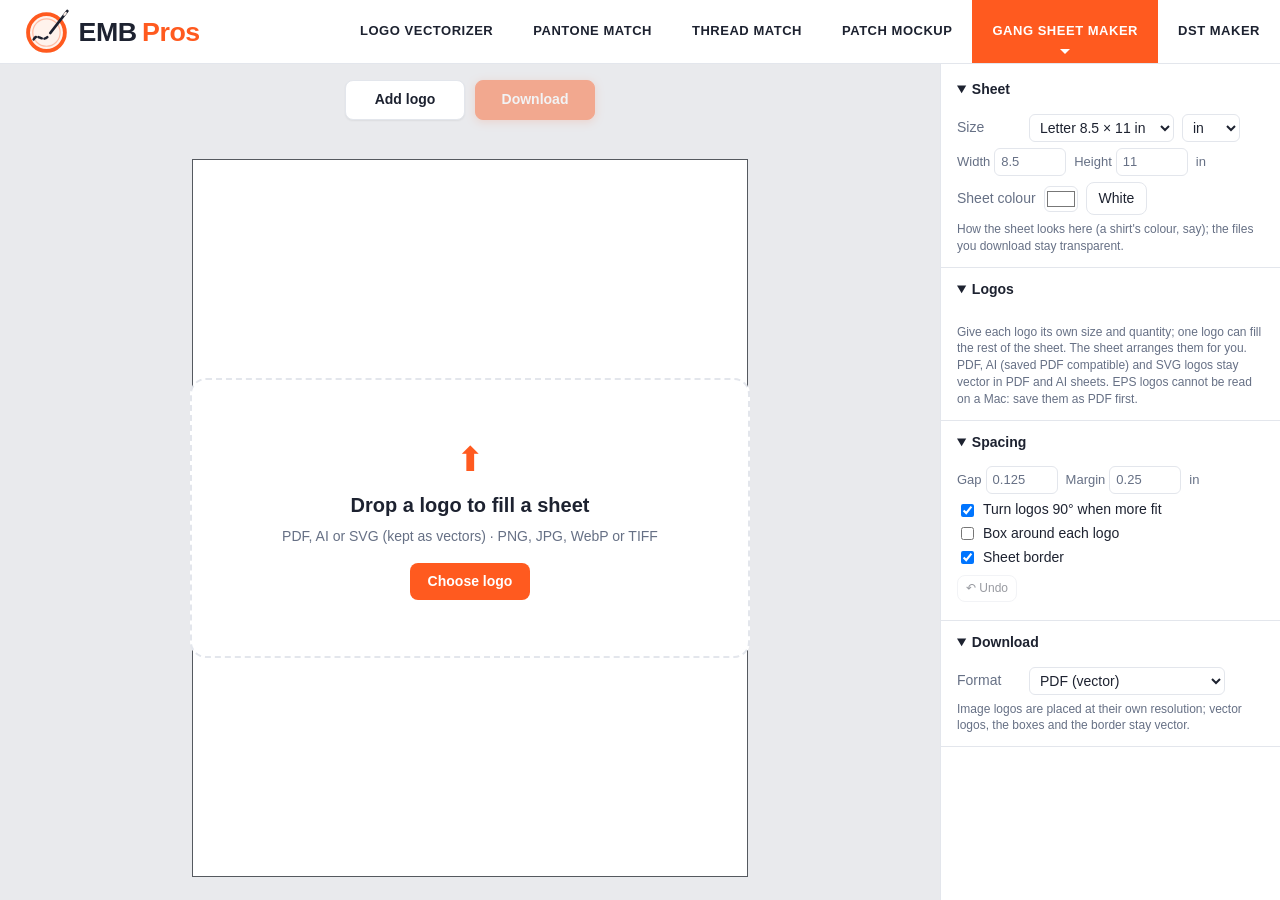
<file: static/gang.html>
<!doctype html>
<html lang="en">
<head>
<meta charset="utf-8">
<meta name="viewport" content="width=device-width, initial-scale=1">
<title>Gang Sheet Maker · EMB Pros</title>
<link rel="icon" href="/static/emb-pros-logo.svg">
<link rel="stylesheet" href="/static/style.css">
<link rel="stylesheet" href="/static/patch.css">
<link rel="stylesheet" href="/static/gang.css">
</head>
<body class="patch-page">
<header class="top">
  <a class="brand" href="/" title="EMB Pros"><img src="/static/emb-pros-logo.svg" alt="EMB Pros" width="214" height="47"></a>
  <input type="checkbox" id="navOpen" class="nav-check" hidden>
  <label class="nav-toggle" for="navOpen" aria-label="Menu" title="Menu"><span></span></label>
  <nav class="nav" aria-label="Tools">
    <a href="/">Logo Vectorizer</a>
    <a href="/pantone">Pantone Match</a>
    <a href="/thread">Thread Match</a>
    <a href="/patch">Patch Mockup</a>
    <a href="/gang" aria-current="page">Gang Sheet Maker</a>
    <a href="/cap">DST Maker</a>
  </nav>
</header>

<main class="pt">
  <section class="pt-stage pt-fit gs-stage" id="stage">
    <div class="stage-bar" id="stageBar">
      <div class="top-actions">
        <button class="ghost" id="newLogo">Add logo</button>
        <button class="primary" id="download" disabled>Download</button>
      </div>
      <div class="file-info" id="fileInfo"></div>
    </div>
    <div class="gs-sheet" id="sheet" aria-hidden="true" hidden></div>
    <label class="drop pt-drop" id="drop">
      <input type="file" id="fileInput" accept=".pdf,.ai,.svg,.eps,image/png,image/jpeg,image/webp,image/tiff,image/gif,image/bmp" hidden>
      <div class="drop-icon">⬆</div>
      <div class="drop-title">Drop a logo to fill a sheet</div>
      <div class="drop-sub">PDF, AI or SVG (kept as vectors) · PNG, JPG, WebP or TIFF</div>
      <span class="primary as-button">Choose logo</span>
    </label>
    <img id="preview" alt="Gang sheet preview" hidden>
    <div class="gs-overlay" id="overlay" hidden></div>
    <div class="busy" id="busy" hidden><div class="spinner"></div><span id="busyText">Filling the sheet…</span></div>
    <div class="pt-status" id="status"></div>
    <div class="gs-pop" id="pop" hidden role="dialog" aria-labelledby="popTitle">
      <b id="popTitle">Put logos here</b>
      <div class="gs-pop-logos" id="popLogos" role="radiogroup" aria-label="Logo"></div>
      <input type="file" id="popFile" accept=".pdf,.ai,.svg,image/png,image/jpeg,image/webp,image/tiff,image/gif,image/bmp" hidden>
      <div class="row gs-dims"><label>Width <input type="number" id="popW" min="0.01" step="0.01"></label>
        <label>Height <input type="number" id="popH" min="0.01" step="0.01"></label><span class="unit-label"></span></div>
      <div class="row gs-dims"><label>Quantity <input type="number" id="popQty" min="1" step="1" value="1"></label></div>
      <p class="gs-pop-note" id="popNote"></p>
      <div class="gs-pop-act"><button type="button" id="popCancel">Cancel</button><button type="button" class="primary" id="popAdd">Add to sheet</button></div>
    </div>
  </section>

  <aside class="panel pt-panel" id="panel">
    <details open>
      <summary>Sheet</summary>
      <div class="row"><span class="lbl">Size</span>
        <select id="preset">
          <option value="8.5x11in">Letter 8.5 × 11 in</option>
          <option value="8.5x14in">Legal 8.5 × 14 in</option>
          <option value="11x17in">Tabloid 11 × 17 in</option>
          <option value="12x18in">12 × 18 in</option>
          <option value="13x19in">13 × 19 in</option>
          <option value="210x297mm">A4 210 × 297 mm</option>
          <option value="297x420mm">A3 297 × 420 mm</option>
          <option value="22x24in">DTF 22 × 24 in</option>
          <option value="22x36in">DTF 22 × 36 in</option>
          <option value="22x48in">DTF 22 × 48 in</option>
          <option value="22x60in">DTF 22 × 60 in</option>
          <option value="22x120in">DTF 22 × 120 in</option>
          <option value="custom">Custom</option>
        </select>
        <select id="unit" aria-label="Units for every size" title="Every size on this page in this unit (px: at the Download dpi)"><option value="mm">mm</option><option value="cm">cm</option><option value="in" selected>in</option><option value="px">px</option></select>
      </div>
      <div class="row gs-dims">
        <label>Width <input type="number" id="sheetW" min="0.1" step="0.01" value="8.5"></label>
        <label>Height <input type="number" id="sheetH" min="0.1" step="0.01" value="11"></label>
        <span class="unit-label"></span>
      </div>
      <div class="row"><span class="lbl">Sheet colour</span>
        <input type="color" id="sheetColor" value="#ffffff" title="The sheet's colour on screen">
        <button type="button" class="ghost" id="sheetWhite">White</button>
      </div>
      <p class="hint">How the sheet looks here (a shirt's colour, say); the files you download stay transparent.</p>
    </details>

    <details open>
      <summary>Logos</summary>
      <div class="gs-logos" id="logoList"></div>
      <div class="row small"><button type="button" id="addLogo" hidden>+ Add another logo</button></div>
      <label class="check" id="keepRow" hidden><input type="checkbox" id="keep" checked> Keep each logo's proportions</label>
      <p class="hint" id="logoHint">Give each logo its own size and quantity; one logo can fill the rest of the sheet. The sheet arranges them for you. PDF, AI (saved PDF compatible) and SVG logos stay vector in PDF and AI sheets. EPS logos cannot be read on a Mac: save them as PDF first.</p>
    </details>

    <details open>
      <summary>Spacing</summary>
      <div class="row gs-dims">
        <label>Gap <input type="number" id="gap" min="0" step="0.01" value="0.125"></label>
        <label>Margin <input type="number" id="margin" min="0" step="0.01" value="0.25"></label>
        <span class="unit-label"></span>
      </div>
      <label class="check"><input type="checkbox" id="rotate" checked> Turn logos 90° when more fit</label>
      <label class="check"><input type="checkbox" id="boxes"> Box around each logo</label>
      <label class="check"><input type="checkbox" id="border" checked> Sheet border</label>
      <p class="gs-count" id="count"></p>
      <p class="hint" id="removeHint" hidden>Click a logo to take it off the sheet; the round buttons beside the rows take off a whole row. Click an empty place (+) to put a logo there: the same one, another logo on the sheet or a new one, with its size and quantity.</p>
      <div class="row small"><button type="button" id="undo" disabled title="Undo (⌘Z / Ctrl+Z)">↶ Undo</button>
        <button type="button" id="restoreAll" hidden>Put all logos back</button></div>
    </details>

    <details open>
      <summary>Download</summary>
      <div class="row"><span class="lbl">Format</span>
        <select id="format">
          <option value="pdf">PDF (vector)</option>
          <option value="ai">AI (Illustrator, PDF based)</option>
          <option value="eps">EPS</option>
          <option value="png">PNG (transparent)</option>
          <option value="jpg">JPG</option>
          <option value="tiff">TIFF (transparent)</option>
        </select>
      </div>
      <div class="row" id="dpiRow" hidden><span class="lbl">Resolution</span>
        <select id="dpi"><option value="150">150 dpi</option><option value="300" selected>300 dpi</option><option value="600">600 dpi</option></select>
      </div>
      <p class="hint" id="formatHint"></p>
    </details>
  </aside>
</main>
<div class="toast" id="toast" hidden></div>
<script src="/static/leave.js"></script>
<script src="/static/gang.js"></script>
</body>
</html>
</file>
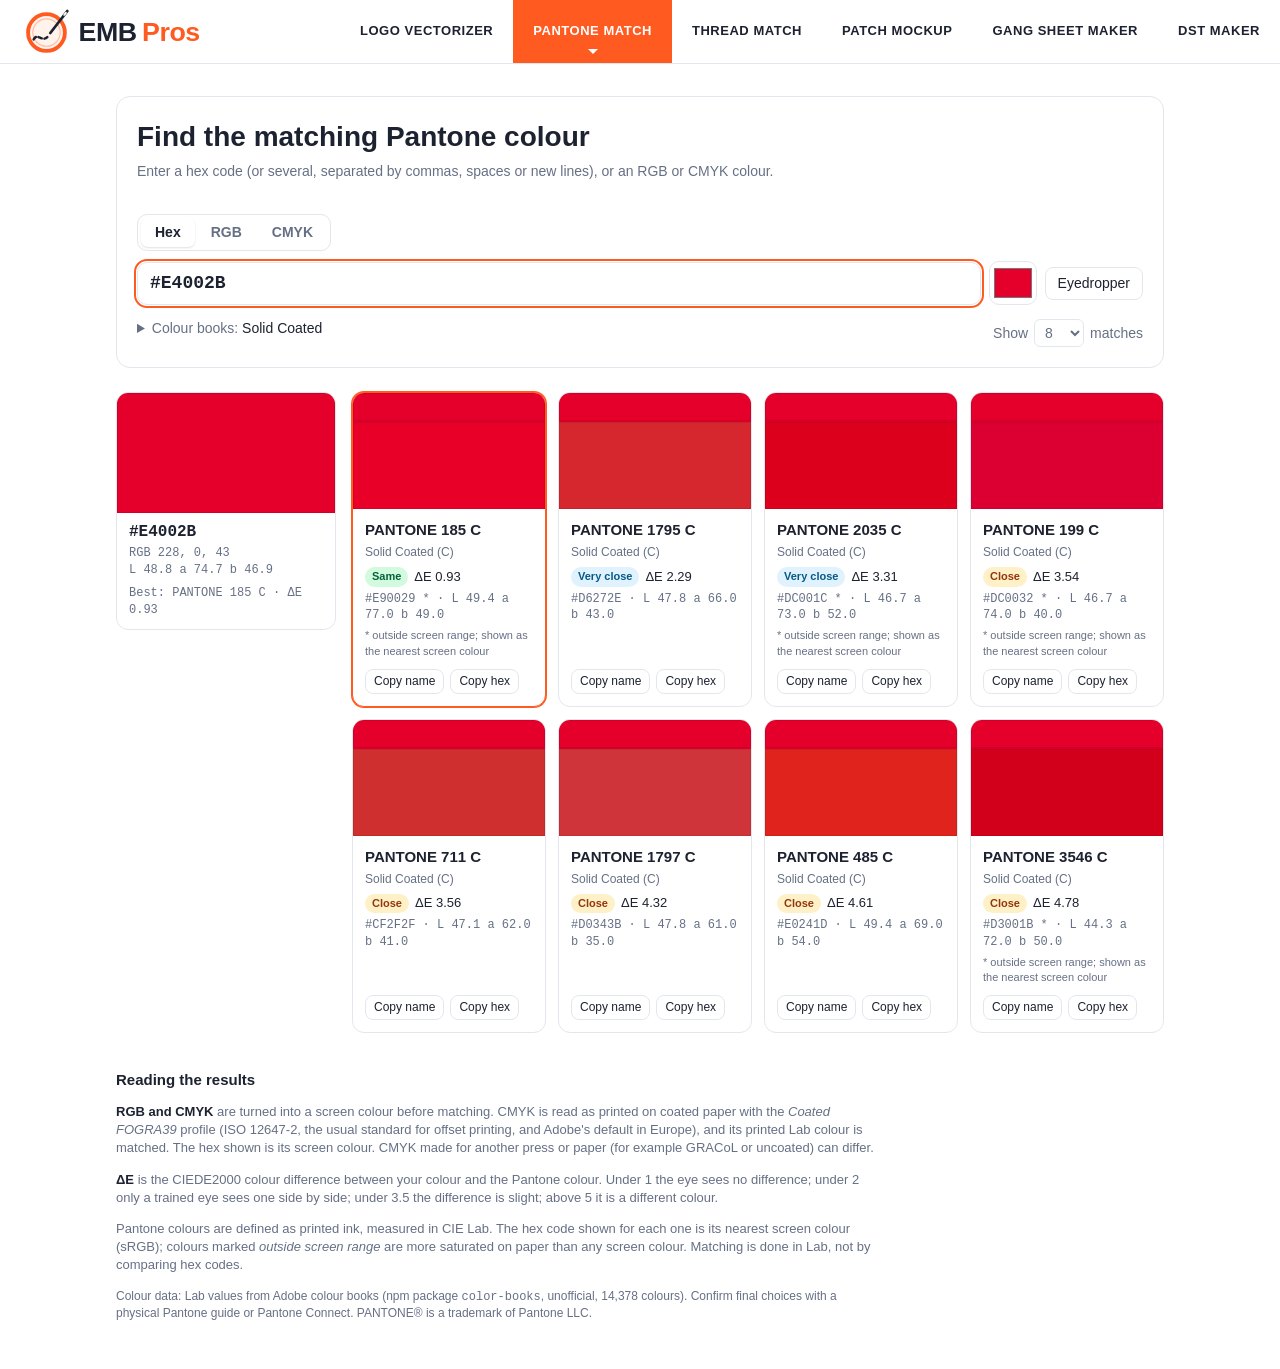
<file: static/pantone.html>
<!doctype html>
<html lang="en">
<head>
<meta charset="utf-8">
<meta name="viewport" content="width=device-width, initial-scale=1">
<title>Pantone Match · EMB Pros</title>
<link rel="icon" href="/static/emb-pros-logo.svg">
<link rel="stylesheet" href="/static/style.css">
<link rel="stylesheet" href="/static/pantone.css">
</head>
<body class="pantone-page">
<header class="top">
  <a class="brand" href="/" title="EMB Pros"><img src="/static/emb-pros-logo.svg" alt="EMB Pros" width="214" height="47"></a>
  <input type="checkbox" id="navOpen" class="nav-check" hidden>
  <label class="nav-toggle" for="navOpen" aria-label="Menu" title="Menu"><span></span></label>
  <nav class="nav" aria-label="Tools">
    <a href="/">Logo Vectorizer</a>
    <a href="/pantone" aria-current="page">Pantone Match</a>
    <a href="/thread">Thread Match</a>
    <a href="/patch">Patch Mockup</a>
    <a href="/gang">Gang Sheet Maker</a>
    <a href="/cap">DST Maker</a>
  </nav>
</header>

<main class="pm">
  <section class="pm-input">
    <h1>Find the matching Pantone colour</h1>
    <p class="sub">Enter a hex code (or several, separated by commas, spaces or new lines), or an RGB or CMYK colour.</p>
    <div class="ci-modes" role="group" aria-label="Colour format"><button type="button" data-mode="hex" aria-pressed="true">Hex</button><button type="button" data-mode="rgb" aria-pressed="false">RGB</button><button type="button" data-mode="cmyk" aria-pressed="false">CMYK</button></div>
    <div class="pm-row" id="hexRow">
      <input id="hexInput" class="pm-hex" type="text" placeholder="#E4002B" autocomplete="off" spellcheck="false" aria-label="Hex colour codes">
      <input id="picker" type="color" value="#e4002b" aria-label="Pick a colour">
      <button id="eyedrop" type="button" title="Pick a colour from anywhere on screen" hidden>Eyedropper</button>
    </div>
    <div class="pm-row ci-fields" id="rgbRow" hidden><span class="ci-out"></span></div>
    <div class="pm-row ci-fields" id="cmykRow" hidden><span class="ci-out"></span></div>
    <p class="pm-error" id="err" hidden></p>
    <div class="pm-row pm-options">
      <details class="pm-books" id="booksBox">
        <summary>Colour books: <span id="booksSummary">Solid Coated</span></summary>
        <div id="books" class="pm-book-list"></div>
        <div class="pm-row small"><button type="button" id="booksAll">All</button><button type="button" id="booksPrint">Print (C + U)</button></div>
      </details>
      <label class="pm-count">Show <select id="count"><option>5</option><option selected>8</option><option>12</option><option>20</option></select> matches</label>
    </div>
  </section>

  <section id="results" class="pm-results"></section>

  <section class="pm-help">
    <h2>Reading the results</h2>
    <p><b>RGB and CMYK</b> are turned into a screen colour before matching. CMYK is read as printed on coated paper with the <i>Coated FOGRA39</i> profile (ISO 12647-2, the usual standard for offset printing, and Adobe's default in Europe), and its printed Lab colour is matched. The hex shown is its screen colour. CMYK made for another press or paper (for example GRACoL or uncoated) can differ.</p>
    <p><b>ΔE</b> is the CIEDE2000 colour difference between your colour and the Pantone colour.
      Under 1 the eye sees no difference; under 2 only a trained eye sees one side by side; under 3.5 the difference is slight; above 5 it is a different colour.</p>
    <p>Pantone colours are defined as printed ink, measured in CIE Lab. The hex code shown for each one is its nearest screen colour (sRGB); colours marked <i>outside screen range</i> are more saturated on paper than any screen colour. Matching is done in Lab, not by comparing hex codes.</p>
    <p class="hint">Colour data: Lab values from Adobe colour books (npm package <code>color-books</code>, unofficial, 14,378 colours). Confirm final choices with a physical Pantone guide or Pantone Connect. PANTONE® is a trademark of Pantone LLC.</p>
  </section>
</main>
<div class="toast" id="toast" hidden></div>
<script src="/static/color.js"></script>
<script src="/static/colorinput.js"></script>
<script src="/static/pantone.js"></script>
</body>
</html>
</file>
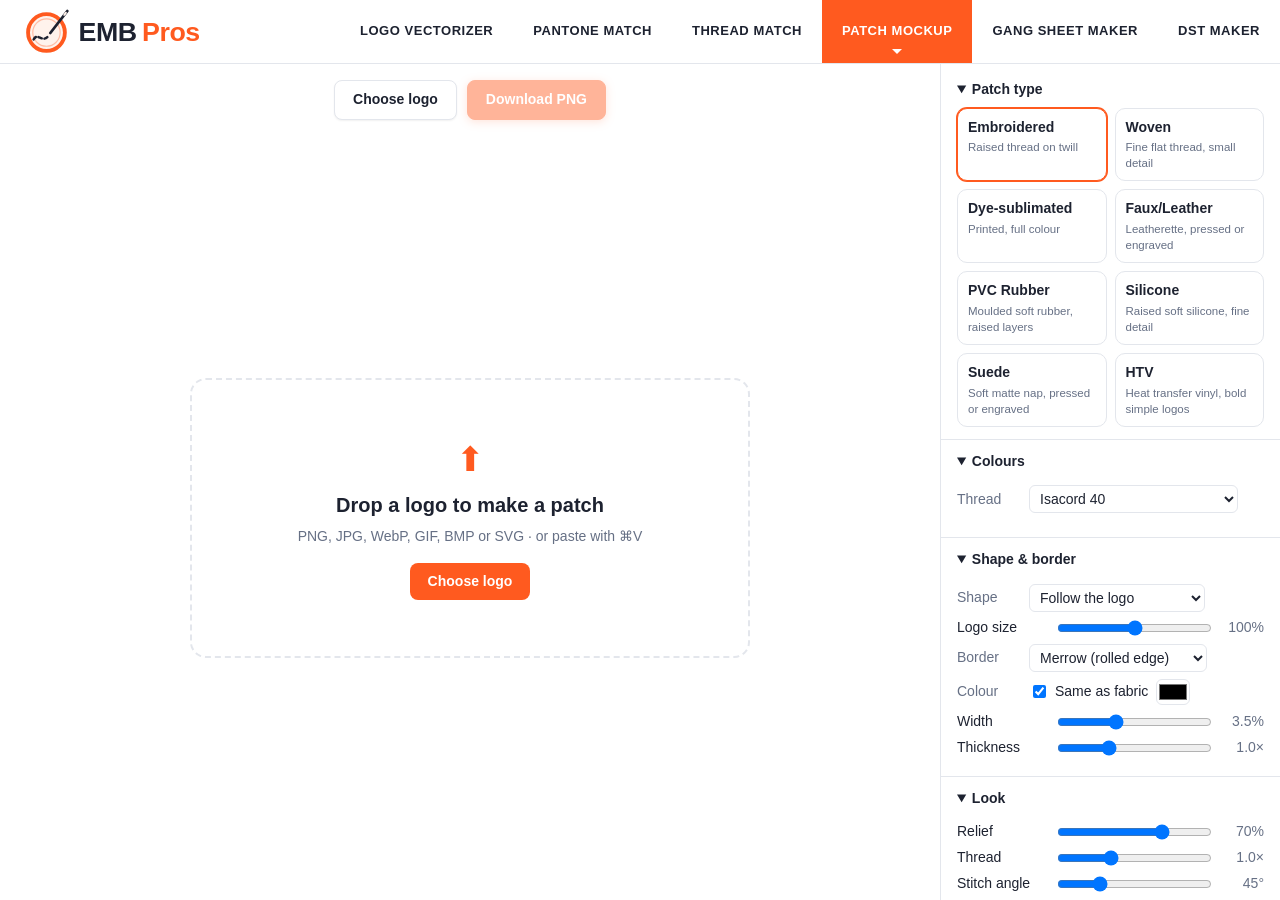
<file: static/patch.html>
<!doctype html>
<html lang="en">
<head>
<meta charset="utf-8">
<meta name="viewport" content="width=device-width, initial-scale=1">
<title>Patch Mockup · EMB Pros</title>
<link rel="icon" href="/static/emb-pros-logo.svg">
<link rel="stylesheet" href="/static/style.css">
<link rel="stylesheet" href="/static/patch.css">
</head>
<body class="patch-page">
<header class="top">
  <a class="brand" href="/" title="EMB Pros"><img src="/static/emb-pros-logo.svg" alt="EMB Pros" width="214" height="47"></a>
  <input type="checkbox" id="navOpen" class="nav-check" hidden>
  <label class="nav-toggle" for="navOpen" aria-label="Menu" title="Menu"><span></span></label>
  <nav class="nav" aria-label="Tools">
    <a href="/">Logo Vectorizer</a>
    <a href="/pantone">Pantone Match</a>
    <a href="/thread">Thread Match</a>
    <a href="/patch" aria-current="page">Patch Mockup</a>
    <a href="/gang">Gang Sheet Maker</a>
    <a href="/cap">DST Maker</a>
  </nav>
</header>

<main class="pt">
  <section class="pt-stage pt-fit" id="stage">
    <div class="stage-bar" id="stageBar">
      <div class="top-actions">
        <button class="ghost" id="newLogo">Choose logo</button>
        <button class="ghost" id="savePdf" hidden disabled title="Layered vector PDF: shape, black logo, stitch lines">Download PDF</button>
        <button class="primary" id="savePng" disabled>Download PNG</button>
      </div>
      <div class="file-info" id="fileInfo"></div>
    </div>
    <label class="drop pt-drop" id="drop">
      <input type="file" id="fileInput" accept="image/png,image/jpeg,image/gif,image/bmp,image/webp,image/svg+xml,.svg" hidden>
      <div class="drop-icon">⬆</div>
      <div class="drop-title">Drop a logo to make a patch</div>
      <div class="drop-sub">PNG, JPG, WebP, GIF, BMP or SVG · or paste with ⌘V</div>
      <span class="primary as-button">Choose logo</span>
    </label>
    <img id="preview" alt="Patch preview" hidden>
    <div class="busy" id="busy" hidden><div class="spinner"></div><span id="busyText">Making the patch…</span></div>
    <div class="pt-status" id="status"></div>
  </section>

  <aside class="panel pt-panel" id="panel">
    <details open>
      <summary>Patch type</summary>
      <div class="pt-styles" id="styles">
        <button data-style="embroidery" class="on"><b>Embroidered</b><span>Raised thread on twill</span></button>
        <button data-style="woven"><b>Woven</b><span>Fine flat thread, small detail</span></button>
        <button data-style="sublimated"><b>Dye-sublimated</b><span>Printed, full colour</span></button>
        <button data-style="leather"><b>Faux/Leather</b><span>Leatherette, pressed or engraved</span></button>
        <button data-style="pvc"><b>PVC Rubber</b><span>Moulded soft rubber, raised layers</span></button>
        <button data-style="silicone"><b>Silicone</b><span>Raised soft silicone, fine detail</span></button>
        <button data-style="suede"><b>Suede</b><span>Soft matte nap, pressed or engraved</span></button>
        <button data-style="htv"><b>HTV</b><span>Heat transfer vinyl, bold simple logos</span></button>
      </div>
    </details>

    <details open>
      <summary>Colours</summary>
      <div class="row" id="threadChartRow"><span class="lbl">Thread</span>
        <select id="threadChart"><option value="isacord-40">Isacord 40</option><option value="madeira-polyneon-40">Madeira Polyneon 40</option><option value="robison-anton-polyester">Robison-Anton Polyester 40</option></select>
      </div>
      <ul class="pt-colors" id="colors"></ul>
      <datalist id="threadList"></datalist>
      <p class="hint" id="rolesHint"></p>
    </details>

    <details open>
      <summary>Shape &amp; border</summary>
      <div class="row"><span class="lbl">Shape</span>
        <select id="shape">
          <option value="logo">Logo only (no backing)</option>
          <option value="outline">Follow the logo</option>
          <option value="circle">Circle</option>
          <option value="rounded">Rounded rectangle</option>
          <option value="rectangle">Rectangle</option>
        </select>
      </div>
      <div class="row" id="outlineRow" hidden><span class="lbl">Outline</span>
        <select id="outline"><option value="none">None</option><option value="filled">Filled outline</option></select>
      </div>
      <label class="slider" id="outlineWidthRow" hidden>Outline width <input type="range" id="outlineWidth" min="1" max="8" step="0.5" value="3"><output>3%</output></label>
      <div class="row" id="outlineColorRow" hidden><span class="lbl">Colour</span>
        <label class="check"><input type="checkbox" id="outlineAuto" checked> Automatic</label>
        <input type="color" id="outlineColor" value="#c8956a" title="Pick a colour">
      </div>
      <label class="slider" id="logoScaleRow">Logo size <input type="range" id="logoScale" min="50" max="150" step="5" value="100"><output>100%</output></label>
      <div class="row" id="fabricRow" hidden><span class="lbl" id="fabricLbl">Fabric</span>
        <label class="check"><input type="checkbox" id="fabricAuto" checked> Automatic</label>
        <input type="color" id="fabricColor" value="#efece4" disabled>
      </div>
      <div class="row" id="borderRow"><span class="lbl">Border</span><select id="border"></select></div>
      <div class="row" id="seamRow" hidden><span class="lbl">Stitch</span>
        <select id="seamStyle"><option value="stitch">Stitched (dashes)</option><option value="dotted">Dotted</option><option value="solid">Plain line</option></select>
      </div>
      <label class="slider" id="seamWidthRow" hidden>Thickness <input type="range" id="seamWidth" min="0.4" max="2.4" step="0.1" value="1"><output>1.0×</output></label>
      <div class="row" id="borderColorRow"><span class="lbl">Colour</span>
        <label class="check"><input type="checkbox" id="borderAuto" checked> <span id="borderAutoText">Same as fabric</span></label>
        <input type="color" id="borderColor" value="#000000" title="Pick a colour">
      </div>
      <label class="slider">Width <input type="range" id="borderWidth" min="1.5" max="7" step="0.5" value="3.5"><output>3.5%</output></label>
      <label class="slider" id="borderThickRow">Thickness <input type="range" id="borderThick" min="0.3" max="2.5" step="0.1" value="1"><output>1.0×</output></label>
    </details>

    <details open>
      <summary>Look</summary>
      <div id="leatherBox" hidden>
        <div class="row" id="sheetRow"><span class="lbl">Leatherette</span>
          <span class="pt-sheet-chip" id="sheetChip"></span>
          <select id="leatherette"><option value="">Drawn leather (colour below)</option></select>
        </div>
        <p class="hint" id="sheetHint" hidden></p>
        <div class="row" id="leatherColorRow"><span class="lbl" id="leatherLbl">Leather</span>
          <div class="pt-leathers" id="leathers"></div>
          <input type="color" id="leatherColor" value="#a8693a" title="Custom leather colour">
        </div>
        <div class="row"><span class="lbl">Logo</span>
          <select id="finish"><option value="deboss">Debossed (pressed in)</option><option value="emboss">Embossed (raised)</option><option value="engrave">Laser engraved</option></select>
        </div>
      </div>
      <label class="slider" id="reliefRow">Relief <input type="range" id="relief" min="0" max="1" step="0.05" value="0.7"><output>70%</output></label>
      <label class="slider" id="densityRow">Thread <input type="range" id="density" min="0.5" max="2" step="0.1" value="1"><output>1.0×</output></label>
      <label class="slider" id="angleRow">Stitch angle <input type="range" id="angle" min="0" max="180" step="5" value="45"><output>45°</output></label>
      <label class="slider">Light <input type="range" id="light" min="0" max="355" step="5" value="135"><output>135°</output></label>
      <label class="slider">Gloss <input type="range" id="gloss" min="0" max="1" step="0.05" value="0.5"><output>50%</output></label>
      <label class="check" id="fullRow"><input type="checkbox" id="fullEmb"> 100% embroidered (stitch the fabric too)</label>
    </details>

    <details open>
      <summary>Background &amp; export</summary>
      <div class="row"><span class="lbl">Background</span>
        <select id="bgMode"><option value="transparent">Transparent</option><option value="#ffffff" selected>White</option><option value="custom">Colour…</option></select>
        <input type="color" id="bgColor" value="#e9e5df" hidden>
      </div>
      <div class="row"><span class="lbl">PNG size</span>
        <select id="exportSize"><option value="1000">1000 px</option><option value="2000" selected>2000 px</option><option value="3000">3000 px</option></select>
      </div>
      <p class="hint">A mockup for showing or ordering. Embroidery machines need a separate stitch file (DST/PES).</p>
    </details>
  </aside>
</main>
<!-- asked before another logo replaces the one being worked on (a div, not <dialog>: macOS 11's WebKit lacks it) -->
<div class="pt-modal" id="confirmNew" hidden>
  <div class="pt-modal-box" role="alertdialog" aria-modal="true" aria-labelledby="confirmTitle" aria-describedby="confirmText">
    <h2 id="confirmTitle">Choose another logo?</h2>
    <p id="confirmText">The patch you are working on will be discarded: its logo and colour settings. Click "Download PNG" first if you want to keep it.</p>
    <div class="pt-modal-actions">
      <button type="button" id="confirmKeep">Keep working</button>
      <button type="button" class="danger" id="confirmDiscard">Discard and choose logo</button>
    </div>
  </div>
</div>
<div class="toast" id="toast" hidden></div>
<script src="/static/color.js"></script>
<script src="/static/leave.js"></script>
<script src="/static/patch.js"></script>
</body>
</html>
</file>
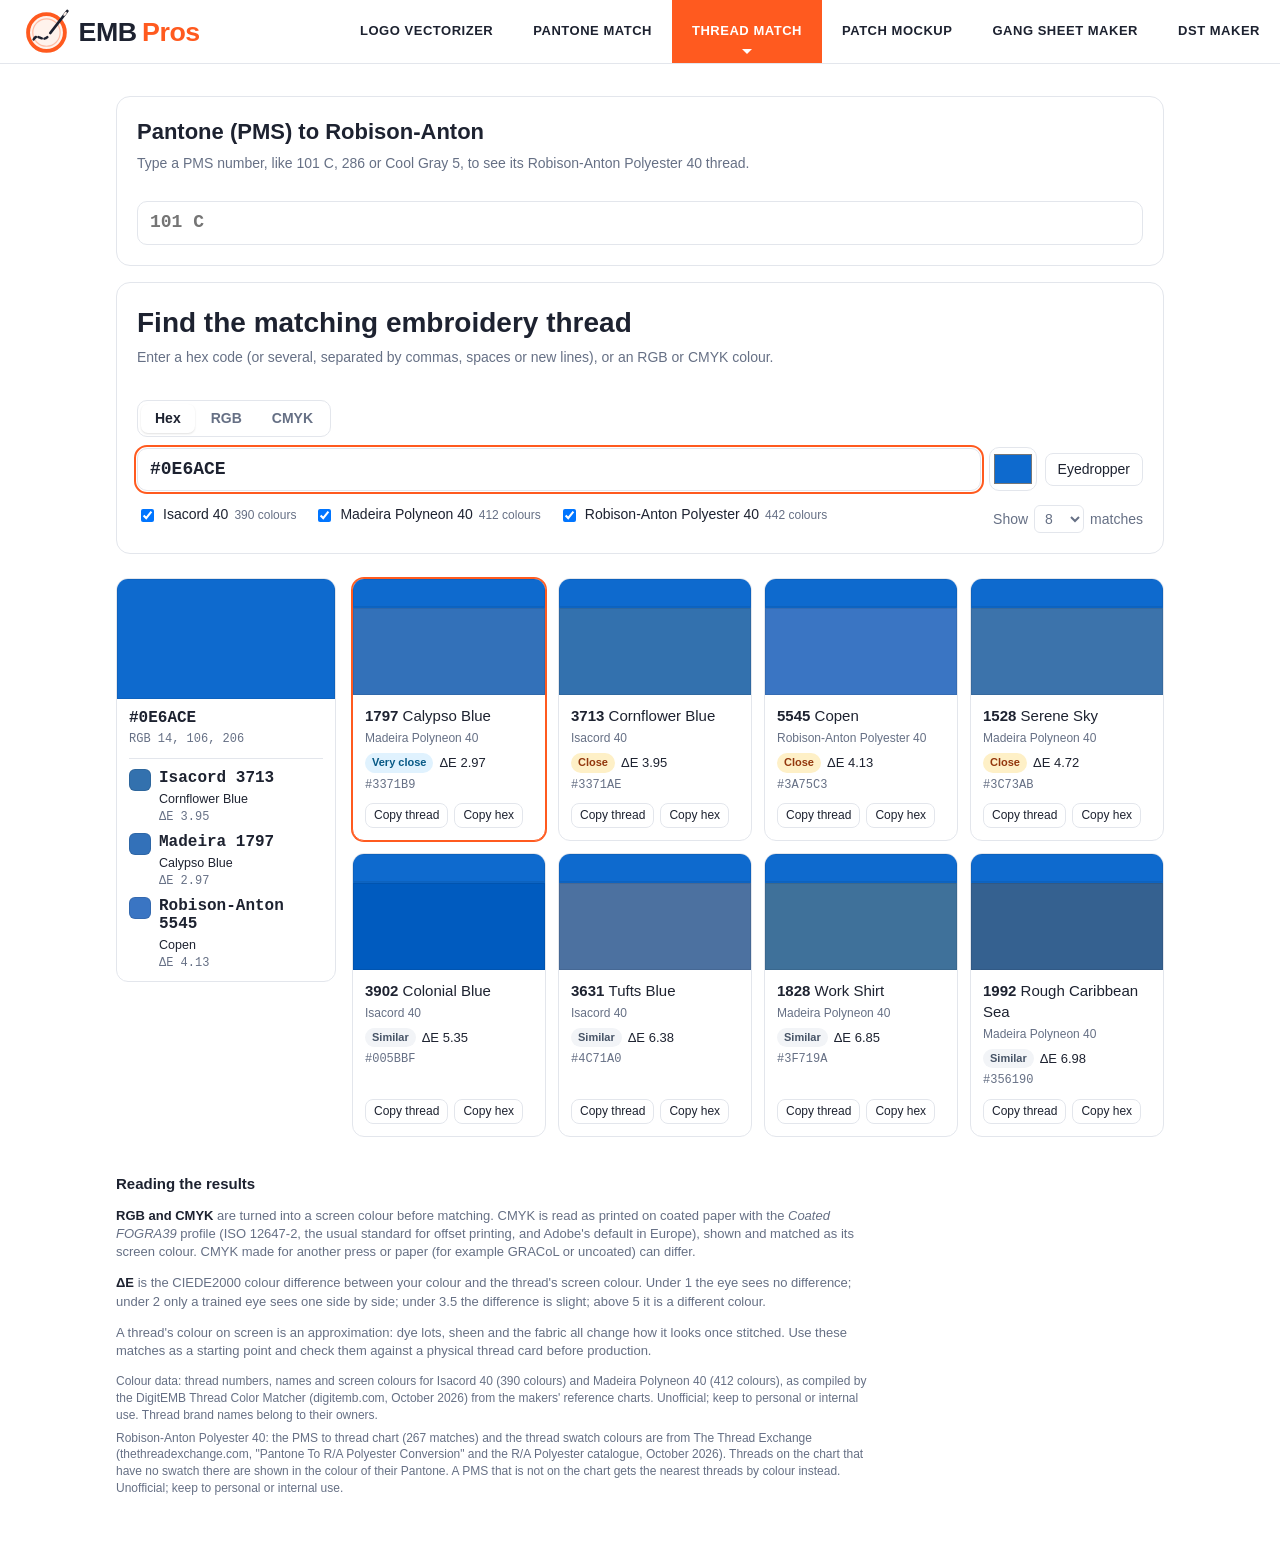
<file: static/thread.html>
<!doctype html>
<html lang="en">
<head>
<meta charset="utf-8">
<meta name="viewport" content="width=device-width, initial-scale=1">
<title>Thread Match · EMB Pros</title>
<link rel="icon" href="/static/emb-pros-logo.svg">
<link rel="stylesheet" href="/static/style.css">
<link rel="stylesheet" href="/static/pantone.css">
<link rel="stylesheet" href="/static/thread.css">
</head>
<body class="pantone-page">
<header class="top">
  <a class="brand" href="/" title="EMB Pros"><img src="/static/emb-pros-logo.svg" alt="EMB Pros" width="214" height="47"></a>
  <input type="checkbox" id="navOpen" class="nav-check" hidden>
  <label class="nav-toggle" for="navOpen" aria-label="Menu" title="Menu"><span></span></label>
  <nav class="nav" aria-label="Tools">
    <a href="/">Logo Vectorizer</a>
    <a href="/pantone">Pantone Match</a>
    <a href="/thread" aria-current="page">Thread Match</a>
    <a href="/patch">Patch Mockup</a>
    <a href="/gang">Gang Sheet Maker</a>
    <a href="/cap">DST Maker</a>
  </nav>
</header>

<main class="pm">
  <section class="pm-input th-pms">
    <h2>Pantone (PMS) to Robison-Anton</h2>
    <p class="sub">Type a PMS number, like 101 C, 286 or Cool Gray 5, to see its Robison-Anton Polyester 40 thread.</p>
    <div class="pm-row">
      <div class="th-pms-box">
        <input id="pmsInput" class="pm-hex" type="text" placeholder="101 C" autocomplete="off" spellcheck="false" aria-label="Pantone (PMS) number"
          role="combobox" aria-expanded="false" aria-controls="pmsList" aria-autocomplete="list">
        <div id="pmsList" class="th-pms-list" role="listbox" aria-label="PMS numbers on the Robison-Anton chart" hidden></div>
      </div>
    </div>
    <div id="pmsResults" class="th-pms-results"></div>
  </section>

  <section class="pm-input">
    <h1>Find the matching embroidery thread</h1>
    <p class="sub">Enter a hex code (or several, separated by commas, spaces or new lines), or an RGB or CMYK colour.</p>
    <div class="ci-modes" role="group" aria-label="Colour format"><button type="button" data-mode="hex" aria-pressed="true">Hex</button><button type="button" data-mode="rgb" aria-pressed="false">RGB</button><button type="button" data-mode="cmyk" aria-pressed="false">CMYK</button></div>
    <div class="pm-row" id="hexRow">
      <input id="hexInput" class="pm-hex" type="text" placeholder="#0E6ACE" autocomplete="off" spellcheck="false" aria-label="Hex colour codes">
      <input id="picker" type="color" value="#0e6ace" aria-label="Pick a colour">
      <button id="eyedrop" type="button" title="Pick a colour from anywhere on screen" hidden>Eyedropper</button>
    </div>
    <div class="pm-row ci-fields" id="rgbRow" hidden><span class="ci-out"></span></div>
    <div class="pm-row ci-fields" id="cmykRow" hidden><span class="ci-out"></span></div>
    <p class="pm-error" id="err" hidden></p>
    <div class="pm-row pm-options">
      <div class="th-books" id="books" role="group" aria-label="Thread charts"></div>
      <label class="pm-count">Show <select id="count"><option>3</option><option>5</option><option selected>8</option><option>12</option><option>20</option></select> matches</label>
    </div>
  </section>

  <section id="results" class="pm-results"></section>

  <section class="pm-help">
    <h2>Reading the results</h2>
    <p><b>RGB and CMYK</b> are turned into a screen colour before matching. CMYK is read as printed on coated paper with the <i>Coated FOGRA39</i> profile (ISO 12647-2, the usual standard for offset printing, and Adobe's default in Europe), shown and matched as its screen colour. CMYK made for another press or paper (for example GRACoL or uncoated) can differ.</p>
    <p><b>ΔE</b> is the CIEDE2000 colour difference between your colour and the thread's screen colour.
      Under 1 the eye sees no difference; under 2 only a trained eye sees one side by side; under 3.5 the difference is slight; above 5 it is a different colour.</p>
    <p>A thread's colour on screen is an approximation: dye lots, sheen and the fabric all change how it looks once stitched. Use these matches as a starting point and check them against a physical thread card before production.</p>
    <p class="hint">Colour data: thread numbers, names and screen colours for Isacord 40 (390 colours) and Madeira Polyneon 40 (412 colours), as compiled by the DigitEMB Thread Color Matcher (digitemb.com, October 2026) from the makers' reference charts. Unofficial; keep to personal or internal use. Thread brand names belong to their owners.</p>
    <p class="hint">Robison-Anton Polyester 40: the PMS to thread chart (267 matches) and the thread swatch colours are from The Thread Exchange (thethreadexchange.com, "Pantone To R/A Polyester Conversion" and the R/A Polyester catalogue, October 2026). Threads on the chart that have no swatch there are shown in the colour of their Pantone. A PMS that is not on the chart gets the nearest threads by colour instead. Unofficial; keep to personal or internal use.</p>
  </section>
</main>
<div class="toast" id="toast" hidden></div>
<script src="/static/color.js"></script>
<script src="/static/colorinput.js"></script>
<script src="/static/thread.js"></script>
</body>
</html>
</file>
<file: static/style.css>
:root {
  --bg: #ffffff; --panel: #ffffff; --ink: #1d2230; --muted: #667085; --line: #e3e6ec;
  --accent: #ff5a1f; --accent-ink: #ffffff; --sel: #2f6bff; --danger: #d92d20;
  --check-a: #ffffff; --check-b: #e9ebf0;
  font: 14px/1.4 -apple-system, BlinkMacSystemFont, "Segoe UI", Inter, sans-serif;
  color-scheme: light;
}
* { box-sizing: border-box; }
html, body { margin: 0; height: 100%; background: var(--bg); color: var(--ink); }
button, select, input { font: inherit; color: inherit; }
button { background: var(--panel); border: 1px solid var(--line); border-radius: 8px; padding: 6px 12px; cursor: pointer; }
button:hover:not(:disabled) { border-color: var(--muted); }
button:disabled { opacity: .45; cursor: default; }
button.primary, .as-button.primary { background: var(--accent); color: var(--accent-ink); border-color: var(--accent); font-weight: 600; }
button.ghost { background: transparent; }
select, input[type=number] { background: var(--panel); border: 1px solid var(--line); border-radius: 6px; padding: 4px 6px; }
[hidden] { display: none !important; }

/* the header: the EMB Pros logo on the left, the tools as tabs on the right, the open one in orange */
.top { height: 64px; display: flex; align-items: stretch; gap: 24px; padding: 0 0 0 24px; background: var(--panel);
  border-bottom: 1px solid var(--line); }
.brand { display: flex; align-items: center; flex: none; }
.brand img { height: 47px; width: auto; display: block; }
.logo { color: var(--accent); }
.nav { display: flex; align-items: stretch; margin-left: auto; min-width: 0; overflow-x: auto; scrollbar-width: none; }
.nav a { position: relative; display: flex; align-items: center; padding: 0 20px; color: var(--ink); text-decoration: none;
  font-size: 13px; font-weight: 650; letter-spacing: .04em; text-transform: uppercase; white-space: nowrap; transition: color .15s, background .15s; }
.nav a:hover { color: var(--accent); }
.nav a[aria-current=page] { background: var(--accent); color: var(--accent-ink); }
.nav a[aria-current=page]::after { content: ""; position: absolute; left: 50%; bottom: 9px; margin-left: -5px;
  border: 5px solid transparent; border-top-color: currentColor; border-bottom: 0; }
/* on a phone the tabs fold into a menu button (a checkbox and its label: no script needed); the list
   drops down under the header, the open tool in orange */
.nav-toggle { display: none; }
@media (max-width: 860px) {
  .top { position: relative; gap: 12px; padding: 0 4px 0 16px; }
  .brand img { height: 40px; }
  .nav-toggle { display: grid; place-items: center; width: 56px; margin-left: auto; cursor: pointer; color: var(--ink); }
  .nav-toggle span, .nav-toggle span::before, .nav-toggle span::after { display: block; width: 24px; height: 2px;
    border-radius: 1px; background: currentColor; transition: transform .2s, background .2s; }
  .nav-toggle span { position: relative; }
  .nav-toggle span::before, .nav-toggle span::after { content: ""; position: absolute; left: 0; }
  .nav-toggle span::before { top: -7px; }
  .nav-toggle span::after { top: 7px; }
  .nav-check:checked ~ .nav-toggle span { background: transparent; }
  .nav-check:checked ~ .nav-toggle span::before { transform: translateY(7px) rotate(45deg); }
  .nav-check:checked ~ .nav-toggle span::after { transform: translateY(-7px) rotate(-45deg); }
  .nav { display: none; position: absolute; top: 100%; left: 0; right: 0; z-index: 40; margin: 0; flex-direction: column;
    background: var(--panel); border-bottom: 1px solid var(--line); box-shadow: 0 10px 24px rgb(0 0 0 / .12); overflow: visible; }
  .nav-check:checked ~ .nav { display: flex; }
  .nav a { padding: 15px 20px; font-size: 14px; border-top: 1px solid var(--line); }
  .nav a[aria-current=page]::after { display: none; }
}
.file-info { color: var(--muted); overflow: hidden; text-overflow: ellipsis; white-space: nowrap; }
.top-actions { display: flex; gap: 10px; flex-wrap: wrap; justify-content: center; }
/* a page's buttons: a row at the top of its work area */
.stage-bar { position: absolute; top: 16px; left: 64px; right: 64px; z-index: 3; display: flex; flex-direction: column;
  align-items: center; gap: 6px; pointer-events: none; }
.stage-bar > * { pointer-events: auto; }
.stage-bar .top-actions button { min-width: 120px; height: 40px; padding: 0 18px; border-radius: 8px; font-weight: 600;
  background: var(--panel); box-shadow: 0 1px 2px rgb(0 0 0 / .06); }
.stage-bar .top-actions button.primary { background: var(--accent); color: var(--accent-ink); border-color: var(--accent);
  box-shadow: 0 2px 8px color-mix(in srgb, var(--accent) 35%, transparent); }
.stage-bar .file-info { font-size: 12px; max-width: 100%; }
.stage-bar .file-info:empty { display: none; }
.pt-stage:has(> .stage-bar) { padding-top: 96px; }
.toolbar .file-info { margin-left: auto; flex: 0 1 auto; }

.landing { max-width: 760px; margin: 0 auto; padding: 56px 16px; text-align: center; }
.landing h1 { font-size: 34px; margin: 0 0 8px; }
.sub { color: var(--muted); margin: 0 0 28px; }
.drop { display: flex; flex-direction: column; align-items: center; gap: 8px; padding: 56px 16px; border: 2px dashed var(--line); border-radius: 16px; background: var(--panel); cursor: pointer; transition: border-color .15s, background .15s; }
.drop.over { border-color: var(--accent); background: color-mix(in srgb, var(--accent) 7%, var(--panel)); }
.drop-icon { font-size: 34px; color: var(--accent); }
.drop-title { font-size: 20px; font-weight: 600; }
.drop-sub { color: var(--muted); margin-bottom: 8px; }
.as-button { display: inline-block; padding: 9px 18px; border-radius: 8px; }

.workspace { display: grid; grid-template-columns: 1fr 320px; height: calc(100% - 64px); }
.canvas-col { display: flex; flex-direction: column; min-width: 0; }
.toolbar { display: flex; flex-wrap: wrap; gap: 10px; align-items: center; padding: 8px 12px; border-bottom: 1px solid var(--line); background: var(--panel); }
.seg { display: inline-flex; border: 1px solid var(--line); border-radius: 8px; overflow: hidden; }
.seg button { border: 0; border-radius: 0; padding: 5px 10px; background: transparent; }
.seg button + button { border-left: 1px solid var(--line); }
.seg button.on { background: var(--ink); color: var(--panel); }
.seg.small button { padding: 3px 8px; }
.zoom { margin-left: auto; display: flex; align-items: center; gap: 4px; }
.zoom span { min-width: 52px; text-align: center; color: var(--muted); }

.viewport { position: relative; flex: 1; overflow: hidden; cursor: grab;
  background-color: var(--check-a);
  background-image: linear-gradient(45deg, var(--check-b) 25%, transparent 25%, transparent 75%, var(--check-b) 75%),
                    linear-gradient(45deg, var(--check-b) 25%, transparent 25%, transparent 75%, var(--check-b) 75%);
  background-size: 20px 20px; background-position: 0 0, 10px 10px; }
.viewport.dragging { cursor: grabbing; }
.viewport.tool-select, .viewport.tool-background { cursor: default; }
.viewport.tool-crop { cursor: crosshair; }
.stage { position: absolute; left: 0; top: 0; transform-origin: 0 0; }
.stage img, .stage .vector { position: absolute; inset: 0; width: 100%; height: 100%; user-select: none; }
.stage img.pixelated { image-rendering: pixelated; }
.vector svg { width: 100%; height: 100%; display: block; overflow: visible; }
.view-vectors #raster { visibility: hidden; }
.view-pixels .vector { visibility: hidden; }

.tool-select .shape, .tool-background .shape { cursor: pointer; }
.tool-select .shape:hover { opacity: .75; }
.shape.selected { stroke: var(--sel); stroke-width: 2px; vector-effect: non-scaling-stroke; paint-order: stroke; }
.shape.removed { opacity: 0; pointer-events: none; }
.tool-background .shape.removed { opacity: .18; pointer-events: auto; }
.layer-hidden { display: none; }

.split { position: absolute; top: 0; bottom: 0; width: 0; border-left: 2px solid var(--accent); cursor: ew-resize; }
.split-handle { position: absolute; top: 50%; left: -16px; width: 30px; height: 30px; border-radius: 50%; background: var(--accent); color: #fff; display: grid; place-items: center; transform: translateY(-50%); font-size: 14px; box-shadow: 0 2px 8px rgb(0 0 0 / .25); }
.crop-box { position: absolute; border: 2px dashed var(--accent); background: color-mix(in srgb, var(--accent) 10%, transparent); pointer-events: none; }

.busy { position: absolute; inset: 0; display: flex; gap: 10px; align-items: center; justify-content: center; background: color-mix(in srgb, var(--bg) 55%, transparent); font-weight: 600; }
.spinner { width: 22px; height: 22px; border: 3px solid var(--line); border-top-color: var(--accent); border-radius: 50%; animation: spin .8s linear infinite; }
@keyframes spin { to { transform: rotate(360deg); } }
.statusbar { padding: 6px 12px; font-size: 12px; color: var(--muted); border-top: 1px solid var(--line); background: var(--panel); min-height: 28px; }

.panel { background: var(--panel); border-left: 1px solid var(--line); overflow-y: auto; padding: 4px 0 24px; }
.panel details { border-bottom: 1px solid var(--line); padding: 4px 16px 12px; }
.panel summary { font-weight: 600; padding: 8px 0; cursor: pointer; }
.row { display: flex; align-items: center; gap: 8px; margin: 6px 0; flex-wrap: wrap; }
.row.small button { padding: 4px 8px; font-size: 12px; }
.lbl { color: var(--muted); min-width: 64px; }
.radio, .check { display: flex; align-items: center; gap: 6px; margin: 4px 0; }
.slider { display: grid; grid-template-columns: 80px 1fr 40px; align-items: center; gap: 6px; margin: 6px 0; }
.slider output, #maxColorsOut { color: var(--muted); text-align: right; }
#maxColorsRow input { flex: 1; }
.hint { color: var(--muted); font-size: 12px; margin: 6px 0 0; }

.swatches { display: grid; grid-template-columns: repeat(auto-fill, minmax(64px, 1fr)); gap: 6px; margin: 8px 0; }
.swatch { position: relative; border: 2px solid var(--line); border-radius: 8px; padding: 0; overflow: hidden; height: 62px; cursor: pointer; background: var(--panel); }
.swatch.selected { border-color: var(--sel); box-shadow: 0 0 0 2px color-mix(in srgb, var(--sel) 35%, transparent); }
.swatch .chip { position: absolute; inset: 0 0 28px 0; }
.swatch .pct { position: absolute; bottom: 1px; left: 0; right: 0; font-size: 10.5px; line-height: 13px; text-align: center; color: var(--muted); }
.swatch input[type=color] { position: absolute; top: 2px; right: 2px; width: 18px; height: 18px; padding: 0; border: 1px solid rgb(255 255 255 / .8); border-radius: 4px; cursor: pointer; }
.add-color { display: inline-flex; align-items: center; gap: 4px; border: 1px solid var(--line); border-radius: 8px; padding: 2px 6px; font-size: 12px; cursor: pointer; }
.add-color input { width: 22px; height: 18px; padding: 0; border: 0; background: none; }

.layers { list-style: none; padding: 0; margin: 8px 0 0; max-height: 260px; overflow-y: auto; border: 1px solid var(--line); border-radius: 8px; }
.layers li { display: flex; align-items: center; gap: 8px; padding: 5px 8px; border-bottom: 1px solid var(--line); font-size: 13px; }
.layers li:last-child { border-bottom: 0; }
.layers .dot { width: 14px; height: 14px; border-radius: 4px; border: 1px solid var(--line); flex: none; }
.layers .name { flex: 1; overflow: hidden; text-overflow: ellipsis; white-space: nowrap; }
.layers .count { color: var(--muted); font-size: 12px; }
.layers button { padding: 0 6px; font-size: 12px; }
.layers li.off .name { text-decoration: line-through; color: var(--muted); }
.selection { border: 1px solid var(--line); border-radius: 8px; padding: 4px 10px; margin-top: 8px; }
#selDelete { color: var(--danger); }

dialog { border: 1px solid var(--line); border-radius: 14px; padding: 0; background: var(--panel); color: var(--ink); width: min(640px, calc(100vw - 32px)); }
dialog::backdrop { background: rgb(0 0 0 / .35); }
.dl { padding: 20px; }
.dl h2 { margin: 0 0 12px; }
.presets, .formats { display: flex; gap: 8px; align-items: center; flex-wrap: wrap; margin-bottom: 12px; }
.presets button.on { background: var(--ink); color: var(--panel); }
.formats label { border: 1px solid var(--line); border-radius: 8px; padding: 6px 12px; cursor: pointer; }
.grid { display: grid; grid-template-columns: 1fr 1fr; gap: 10px 16px; }
.grid label { display: flex; flex-direction: column; gap: 4px; color: var(--muted); font-size: 12px; }
.grid label.check { flex-direction: row; align-items: center; color: var(--ink); font-size: 13px; }
.grid input[type=number], .grid select { color: var(--ink); }
.dl-actions { display: flex; justify-content: flex-end; gap: 8px; margin-top: 16px; }

.toast { position: fixed; bottom: 20px; left: 50%; transform: translateX(-50%); background: var(--ink); color: var(--panel); padding: 10px 16px; border-radius: 10px; max-width: min(560px, calc(100vw - 32px)); box-shadow: 0 6px 20px rgb(0 0 0 / .25); z-index: 10; }
.toast.error { background: var(--danger); color: #fff; }

@media (max-width: 860px) {
  .workspace { grid-template-columns: 1fr; grid-template-rows: 60vh auto; height: auto; }
  .panel { border-left: 0; border-top: 1px solid var(--line); }
  .grid { grid-template-columns: 1fr; }
}

/* a question before the work on the page is lost (a div, not <dialog>: macOS 11's WebKit lacks it) */
.pt-modal { position: fixed; inset: 0; z-index: 20; display: grid; place-items: center; padding: 16px; background: rgb(0 0 0 / .45); }
.pt-modal[hidden] { display: none; }
.pt-modal-box { width: min(420px, 100%); background: var(--panel); color: var(--ink); border: 1px solid var(--line); border-radius: 14px; padding: 20px; box-shadow: 0 16px 48px rgb(0 0 0 / .35); }
.pt-modal-box h2 { margin: 0 0 8px; font-size: 17px; }
.pt-modal-box p { margin: 0 0 18px; color: var(--muted); font-size: 13.5px; line-height: 1.45; }
.pt-modal-actions { display: flex; gap: 8px; justify-content: flex-end; flex-wrap: wrap; }
.pt-modal-actions .danger { background: var(--danger); border-color: var(--danger); color: #fff; font-weight: 600; }
</file>
<file: static/patch.css>
.pt { display: grid; grid-template-columns: 1fr 340px; height: calc(100% - 64px); }
/* always a light checkerboard, so dark thread stays visible in dark mode too */
.pt-stage { --check-a: #f4f4f2; --check-b: #e4e4e0;
  position: relative; overflow: hidden; display: grid; place-items: center; padding: 24px;
  background-color: var(--check-a);
  background-image: linear-gradient(45deg, var(--check-b) 25%, transparent 25%, transparent 75%, var(--check-b) 75%),
                    linear-gradient(45deg, var(--check-b) 25%, transparent 25%, transparent 75%, var(--check-b) 75%);
  background-size: 20px 20px; background-position: 0 0, 10px 10px; }
.pt-stage.solid { background-image: none; }
.pt-drop { width: min(560px, 100%); }
#preview { max-width: 100%; max-height: 100%; object-fit: contain; user-select: none; -webkit-user-drag: none; }
/* the patch preview fits the stage both ways (the grid cell is the stage's own size, not the image's) */
.pt-fit { grid-template-rows: minmax(0, 1fr); grid-template-columns: minmax(0, 1fr); }
.pt-fit > #preview, .pt-fit > .pt-drop { grid-area: 1 / 1; }
.pt-fit > #preview { width: auto; height: auto; max-width: 100%; max-height: 100%; }
.pt-status { position: absolute; left: 12px; bottom: 10px; font-size: 12px; color: var(--muted); background: color-mix(in srgb, var(--panel) 80%, transparent); padding: 3px 8px; border-radius: 6px; }
.pt-status:empty { display: none; }

.pt-styles { display: grid; grid-template-columns: 1fr 1fr; gap: 8px; }
.pt-styles button { text-align: left; display: flex; flex-direction: column; gap: 2px; padding: 9px 10px; border-radius: 10px; }
.pt-styles button span { font-size: 11.5px; color: var(--muted); }
.pt-styles button.on { border-color: var(--accent); box-shadow: 0 0 0 1px var(--accent); }

.pt-colors { list-style: none; margin: 4px 0 0; padding: 0; display: flex; flex-direction: column; gap: 6px; }
.pt-colors li { display: grid; grid-template-columns: 30px 1fr 128px; gap: 8px; align-items: center; }
.pt-colors input[type=color] { width: 30px; height: 26px; padding: 0; border: 1px solid var(--line); border-radius: 6px; background: none; cursor: pointer; }
.pt-colors .name { font: 12px ui-monospace, Menlo, monospace; overflow: hidden; text-overflow: ellipsis; white-space: nowrap; }
.pt-colors .name small { display: block; font-family: -apple-system, sans-serif; color: var(--muted); font-size: 11px; }
.pt-colors li.hidden .name { color: var(--muted); }
.pt-colors select { width: 100%; }
/* thread number under an embroidered colour */
.pt-colors .pt-thread { grid-column: 1 / -1; display: flex; gap: 6px; align-items: center; margin: -2px 0 2px 38px; font-size: 12px; color: var(--muted); min-width: 0; }
.pt-colors .pt-thread input { width: 84px; flex: none; font: 12px ui-monospace, Menlo, monospace; padding: 3px 6px; border: 1px solid var(--line); border-radius: 6px; background: var(--panel); color: var(--ink); }
.pt-colors .pt-thread input.bad { border-color: var(--danger); }
.pt-colors .pt-thread .tn { overflow: hidden; text-overflow: ellipsis; white-space: nowrap; min-width: 0; }
.pt-colors .pt-thread .tn b { color: var(--ink); font-weight: 600; }
.pt-colors .pt-thread button { flex: none; font-size: 11.5px; padding: 2px 7px; }

#leatherette { flex: 1; min-width: 0; }
.pt-sheet-chip { width: 24px; height: 24px; flex: none; border-radius: 6px; background: var(--line) center / cover; box-shadow: inset 0 0 0 1px rgb(0 0 0 / .15); }
.pt-leathers { display: flex; gap: 5px; flex-wrap: wrap; }
.pt-leathers button { width: 24px; height: 24px; padding: 0; border-radius: 50%; border: 2px solid var(--line); }
.pt-leathers button.on { border-color: var(--accent); }
#bgColor, #borderColor, #leatherColor { width: 34px; height: 26px; padding: 0; border: 1px solid var(--line); border-radius: 6px; background: none; }
.slider { grid-template-columns: 92px 1fr 44px; }

/* confirm before another logo replaces the current one */

@media (max-width: 860px) {
  .pt { grid-template-columns: 1fr; grid-template-rows: 60vh auto; height: auto; }
  .pt-panel { border-left: 0; border-top: 1px solid var(--line); }
  .top .file-info { display: none; }
}
</file>
<file: static/cap.css>
/* Cap DST page (uses the Patch mockup layout) */
.cp-stage { background: #ffffff; grid-template-rows: 1fr auto auto; }
/* the design's details under the logo, in a row (as Wilcom's Design Information) */
.cp-design { display: flex; flex-wrap: wrap; justify-content: center; gap: 4px 18px; width: min(900px, 100%); margin: 10px 0 0;
  padding: 8px 4px; border-top: 1px solid var(--line); border-bottom: 1px solid var(--line); font-size: 12.5px; }
.cp-design[hidden] { display: none; }
.cp-design div { display: flex; gap: 4px; white-space: nowrap; }
.cp-design dt { color: var(--muted); }
.cp-design dd { margin: 0; font-weight: 600; font-variant-numeric: tabular-nums; }
#canvas { max-width: 100%; max-height: 100%; align-self: center; justify-self: center; }
.cp-play { display: flex; align-items: center; gap: 10px; width: min(560px, 100%); margin-top: 12px; color: var(--ink); font-size: 12.5px; }
.cp-play[hidden] { display: none; }
.cp-play input[type="range"] { flex: 1; }
.cp-play button { width: 32px; height: 32px; padding: 0; border-radius: 50%; }
#stepText { min-width: 150px; text-align: right; font-variant-numeric: tabular-nums; }

.cp-dims { gap: 8px; }
.cp-dims label { display: flex; align-items: center; gap: 4px; color: var(--muted); font-size: 13px; }
.cp-dims input { width: 72px; }
.cp-dims .unit { color: var(--muted); font-size: 13px; }
.cp-kind { gap: 16px; }
.cp-warn { margin: 8px 0 0; padding: 8px 10px; border-radius: 8px; font-size: 12.5px; line-height: 1.4;
  background: color-mix(in srgb, var(--accent) 10%, transparent); border: 1px solid color-mix(in srgb, var(--accent) 35%, transparent); }
.cp-warn[hidden] { display: none; }

.cp-colors { list-style: none; margin: 6px 0; padding: 0; display: flex; flex-direction: column; gap: 6px; }
.cp-colors li { display: grid; grid-template-columns: 18px 22px 1fr auto; gap: 6px; align-items: center; }
.cp-colors .n { color: var(--muted); font-size: 12px; text-align: right; }
.cp-colors .sw { width: 22px; height: 22px; border-radius: 6px; box-shadow: inset 0 0 0 1px rgb(0 0 0 / .15); }
.cp-colors .sw.off { background-image: repeating-linear-gradient(45deg, rgb(0 0 0 / .25) 0 3px, transparent 3px 6px) !important; }
.cp-colors select { width: 100%; min-width: 0; font-size: 12.5px; }
.cp-colors .mv { display: flex; gap: 2px; }
.cp-colors .mv button { width: 22px; height: 22px; padding: 0; font-size: 11px; line-height: 1; }
.cp-colors li.off select { color: var(--muted); }
.cp-colors.puff li { grid-template-columns: 18px 22px 1fr auto auto; }
.cp-colors .pf { display: flex; align-items: center; gap: 3px; font-size: 12px; color: var(--muted); white-space: nowrap; }

.cp-stats { display: grid; grid-template-columns: auto 1fr; gap: 3px 12px; margin: 4px 0 8px; font-size: 13px; }
.cp-stats dt { color: var(--muted); }
.cp-stats dd { margin: 0; font-weight: 600; font-variant-numeric: tabular-nums; }
.cp-notes { margin: 0 0 8px; padding-left: 18px; font-size: 12.5px; color: var(--danger); }
.cp-notes:empty { display: none; }

/* the tool strip for editing the logo (cap-edit.js), as Wilcom's toolbox */
.cp-tools { position: absolute; left: 12px; top: 12px; display: flex; flex-direction: column; gap: 4px; padding: 6px;
  background: var(--panel); border: 1px solid var(--line); border-radius: 10px; box-shadow: 0 2px 10px rgb(0 0 0 / .08); z-index: 2; }
.cp-tools[hidden] { display: none; }
.cp-tools button { width: 34px; height: 34px; padding: 0; display: grid; place-items: center; border-radius: 7px; color: var(--ink); }
.cp-tools button.on { background: color-mix(in srgb, #0a84ff 14%, transparent); color: #0a84ff; border-color: color-mix(in srgb, #0a84ff 40%, transparent); }
.cp-tools button:disabled { opacity: .35; }
.cp-tools .sep { height: 1px; margin: 2px 4px; background: var(--line); }
#canvas { touch-action: none; }

/* the Digitize button waits for a click after a change */
#digitizeBtn.pulse { box-shadow: 0 0 0 3px color-mix(in srgb, var(--accent) 35%, transparent); }
.top-actions .ghost.strong { font-weight: 600; }
/* a DST: the settings that only make a logo's stitches are hidden */
body.dst-mode .logo-only { display: none !important; }
body:not(.dst-mode) .dst-only { display: none !important; }
.cp-colors .pal { width: 26px; height: 26px; padding: 0; display: grid; place-items: center; }
.cp-colors li { grid-template-columns: 18px 22px 1fr auto auto; }
.cp-colors.puff li { grid-template-columns: 18px 22px 1fr auto auto auto; }
.cp-colors .nm { font-size: 12.5px; overflow: hidden; text-overflow: ellipsis; white-space: nowrap; }
/* the thread palette */
.cp-palette { position: fixed; z-index: 30; width: 340px; max-height: min(460px, 80vh); display: flex; flex-direction: column; gap: 8px;
  padding: 10px; background: var(--panel); border: 1px solid var(--line); border-radius: 12px; box-shadow: 0 12px 40px rgb(0 0 0 / .18); }
.cp-palette[hidden] { display: none; }
.cp-pal-head { display: flex; align-items: center; justify-content: space-between; font-size: 13px; }
.cp-pal-head button { width: 26px; height: 26px; padding: 0; }
.cp-palette input { width: 100%; }
.cp-pal-grid { display: grid; grid-template-columns: repeat(auto-fill, minmax(22px, 1fr)); gap: 4px; overflow: auto; padding: 2px; }
.cp-pal-grid button { aspect-ratio: 1; width: 100%; padding: 0; border-radius: 5px; border: 1px solid rgb(0 0 0 / .15); min-height: 22px; }
.cp-pal-grid button:hover { outline: 2px solid #0a84ff; outline-offset: 1px; }
/* save or discard */
.cp-modal h3 { margin: 0 0 8px; font-size: 16px; }
.cp-modal p { margin: 0 0 16px; font-size: 13.5px; line-height: 1.45; color: var(--muted); }
.cp-modal-actions { display: flex; gap: 8px; justify-content: flex-end; flex-wrap: wrap; }

/* shapes and pen (cap-edit.js) */
.cp-draw { position: fixed; z-index: 25; width: 260px; display: flex; flex-direction: column; gap: 8px; padding: 10px;
  background: var(--panel); border: 1px solid var(--line); border-radius: 12px; box-shadow: 0 12px 40px rgb(0 0 0 / .18); }
.cp-draw[hidden] { display: none; }
.cp-draw-grid { display: grid; grid-template-columns: repeat(5, 1fr); gap: 6px; }
.cp-path-grid { grid-template-columns: repeat(4, 1fr); }
.cp-align { width: 330px; }
.cp-arrange { width: 250px; }
.cp-corner-r { display: flex; align-items: center; gap: 6px; }
.cp-corner-r input[type=range] { width: 110px; }
.cp-corner-r input[type=number] { width: 58px; }
.cp-arrange-list { display: flex; flex-direction: column; gap: 2px; }
.cp-arrange-list button { display: flex; justify-content: space-between; align-items: center; height: 32px; padding: 0 10px; border: 0; background: transparent; font-size: 13.5px; border-radius: 6px; color: var(--ink); }
.cp-arrange-list button:hover:not(:disabled) { background: color-mix(in srgb, #0a84ff 14%, transparent); }
.cp-arrange-list button:disabled { opacity: .35; }
.cp-arrange-list kbd { font: inherit; color: var(--muted); }
.cp-align-grid { grid-template-columns: repeat(7, 1fr); }
.cp-align-sub { font-size: 13px; }
.cp-draw-grid button:disabled { opacity: .35; }
.cp-draw-grid button { height: 40px; padding: 0; display: grid; place-items: center; border-radius: 8px; color: var(--ink); }
.cp-draw-grid button.on { background: color-mix(in srgb, #0a84ff 14%, transparent); color: #0a84ff; border-color: color-mix(in srgb, #0a84ff 40%, transparent); }
.cp-draw-row { display: flex; align-items: center; justify-content: space-between; gap: 8px; font-size: 13px; }
.cp-draw-row button { display: flex; align-items: center; gap: 6px; height: 30px; padding: 0 8px; font-size: 12.5px; }
.cp-draw-row .sw { width: 18px; height: 18px; border-radius: 4px; box-shadow: inset 0 0 0 1px rgb(0 0 0 / .2); }
.cp-draw .hint { margin: 0; }
.cp-tools button[aria-pressed="true"] { background: color-mix(in srgb, #0a84ff 14%, transparent); color: #0a84ff; border-color: color-mix(in srgb, #0a84ff 40%, transparent); }

/* text (cap-edit.js): the fonts (static/fonts, SIL Open Font License), to preview the lettering */
@font-face { font-family: "emb-block"; src: url("/static/fonts/ArchivoBlack.ttf"); font-display: swap; }
@font-face { font-family: "emb-condensed"; src: url("/static/fonts/Anton.ttf"); font-display: swap; }
@font-face { font-family: "emb-swiss"; src: url("/static/fonts/Oswald-Bold.ttf"); font-display: swap; }
@font-face { font-family: "emb-tall"; src: url("/static/fonts/BebasNeue.ttf"); font-display: swap; }
@font-face { font-family: "emb-serif"; src: url("/static/fonts/LibreBaskerville-Bold.ttf"); font-display: swap; }
@font-face { font-family: "emb-slab"; src: url("/static/fonts/AlfaSlabOne.ttf"); font-display: swap; }
@font-face { font-family: "emb-varsity"; src: url("/static/fonts/Graduate.ttf"); font-display: swap; }
@font-face { font-family: "emb-script"; src: url("/static/fonts/GreatVibes.ttf"); font-display: swap; }
@font-face { font-family: "emb-handwriting"; src: url("/static/fonts/DancingScript-Bold.ttf"); font-display: swap; }
@font-face { font-family: "emb-casual"; src: url("/static/fonts/Pacifico.ttf"); font-display: swap; }
@font-face { font-family: "emb-brush"; src: url("/static/fonts/KaushanScript.ttf"); font-display: swap; }
@font-face { font-family: "emb-oldenglish"; src: url("/static/fonts/UnifrakturMaguntia.ttf"); font-display: swap; }
@font-face { font-family: "emb-western"; src: url("/static/fonts/Rye.ttf"); font-display: swap; }
@font-face { font-family: "emb-rounded"; src: url("/static/fonts/Fredoka-SemiBold.ttf"); font-display: swap; }
.cp-text { width: 290px; }
.cp-text textarea { width: 100%; min-height: 54px; resize: vertical; padding: 6px 8px; border: 1px solid var(--line); border-radius: 8px;
  font: inherit; font-size: 14px; background: var(--panel); color: var(--ink); }
.cp-text select { max-width: 170px; }
.cp-text input[type=number] { width: 64px; }
.cp-text-preview { padding: 8px 10px; border: 1px solid var(--line); border-radius: 8px; background: #fff; color: #1d1d1b;
  font-size: 26px; line-height: 1.25; white-space: pre-wrap; overflow: hidden; max-height: 92px; text-align: center; }
.cp-text #textAdd { height: 34px; }

/* objects (cap-objects.js): the Object panel and the Objects list */
.cp-obj-actions { display: grid; grid-template-columns: repeat(6, 1fr); gap: 4px; margin: 4px 0 8px; }
.cp-obj-actions[hidden] { display: none; }
.cp-obj-actions button { height: 32px; padding: 0; display: grid; place-items: center; border-radius: 7px; color: var(--ink); }
.cp-obj-actions button[aria-pressed="true"], #ctsBtn[aria-pressed="true"] { background: color-mix(in srgb, #0a84ff 14%, transparent); color: #0a84ff; border-color: color-mix(in srgb, #0a84ff 40%, transparent); }
.cp-obj-actions button:disabled { opacity: .35; }
.cp-seg { display: flex; gap: 0; margin: 4px 0 8px; border: 1px solid var(--line); border-radius: 8px; overflow: hidden; }
.cp-seg button { flex: 1; border: 0; border-radius: 0; padding: 6px 4px; font-size: 12.5px; background: transparent; color: var(--ink); }
.cp-seg button + button { border-left: 1px solid var(--line); }
.cp-seg button[aria-pressed="true"] { background: color-mix(in srgb, #0a84ff 14%, transparent); color: #0a84ff; font-weight: 600; }
.cp-seg.small button { padding: 4px; font-size: 12px; }
#objBody [hidden], #seqPanel[hidden] { display: none; }
.cp-num { display: inline-flex; align-items: center; gap: 4px; font-size: 12.5px; color: var(--muted); }
.cp-num input { width: 84px; }
.cp-ties { display: flex; flex-wrap: wrap; gap: 2px 12px; margin-top: 4px; }
#objReset { margin-top: 6px; width: 100%; }
.cp-seq { list-style: none; margin: 4px 0; padding: 0; display: flex; flex-direction: column; gap: 2px; max-height: 340px; overflow: auto; }
.cp-seq li { display: grid; grid-template-columns: 22px 16px 1fr auto 22px; gap: 6px; align-items: center; padding: 4px 6px; border-radius: 6px;
  font-size: 12.5px; cursor: pointer; border: 1px solid transparent; }
.cp-seq li:hover { background: color-mix(in srgb, var(--ink) 5%, transparent); }
.cp-seq li.sel { background: color-mix(in srgb, #0a84ff 12%, transparent); border-color: color-mix(in srgb, #0a84ff 35%, transparent); }
.cp-seq li.locked .nm { color: var(--muted); }
.cp-seq li.head { grid-template-columns: 16px 1fr auto; font-weight: 600; margin-top: 4px; }
.cp-seq li.drop-above { box-shadow: inset 0 2px 0 #0a84ff; }
.cp-seq li.drop-below { box-shadow: inset 0 -2px 0 #0a84ff; }
.cp-seq .n { color: var(--muted); font-size: 11px; text-align: right; }
.cp-seq .sw { width: 16px; height: 16px; border-radius: 4px; box-shadow: inset 0 0 0 1px rgb(0 0 0 / .15); }
.cp-seq .nm { overflow: hidden; text-overflow: ellipsis; white-space: nowrap; }
.cp-seq .ct { color: var(--muted); font-size: 11.5px; font-variant-numeric: tabular-nums; }
.cp-seq .lk { width: 22px; height: 22px; padding: 0; display: grid; place-items: center; border: 0; background: transparent; color: var(--muted); opacity: .45; }
.cp-seq li:hover .lk, .cp-seq .lk[aria-pressed="true"] { opacity: 1; }
.cp-seq .lk[aria-pressed="true"] { color: #ff9500; }

/* ================================================================ the editor layout (cap-objects.js)
   the design in the middle; along the bottom the tools; top left the file, top right digitizing and
   the files; a box of settings for what is selected or drawn floats top left, its tools in a bar over
   the selection; zoom and undo bottom left; on the right a rail of tabs and their panel */
.cpx { display: grid; grid-template-columns: minmax(0, 1fr) 52px 320px; height: calc(100% - 64px); }
.cpx-stage { padding: 64px 16px 78px; }
.cpx-stage > .pt-drop { align-self: center; }
.cpx-file { position: absolute; top: 12px; left: 12px; z-index: 4; display: flex; align-items: center; gap: 8px; max-width: 34%;
  padding: 4px 10px 4px 4px; background: var(--panel); border: 1px solid var(--line); border-radius: 10px; box-shadow: 0 2px 10px rgb(0 0 0 / .06); }
.cpx-file button { height: 32px; padding: 0 12px; font-size: 13px; }
.cpx-file .file-info { font-size: 12.5px; color: var(--muted); overflow: hidden; text-overflow: ellipsis; white-space: nowrap; }
.cpx-file .file-info:empty { display: none; }
.cpx-top { position: absolute; top: 12px; right: 12px; z-index: 4; display: flex; align-items: center; gap: 6px; flex-wrap: wrap; justify-content: flex-end; max-width: 64%; }
.cpx-top button { height: 34px; padding: 0 12px; font-size: 13px; border-radius: 8px; }
.cpx-top button.primary { box-shadow: 0 2px 8px color-mix(in srgb, var(--accent) 35%, transparent); }
.cpx-top .cpx-gap { width: 6px; }
.cpx-top button[hidden] { display: none; }

/* the tools, along the bottom */
.cpx-tools { left: 50%; top: auto; bottom: 14px; transform: translateX(-50%); flex-direction: row; align-items: center; gap: 2px; padding: 5px; border-radius: 12px; }
.cpx-tools button { position: relative; width: 38px; height: 38px; }
.cpx-tools button kbd { position: absolute; right: 2px; bottom: 1px; font: 600 8.5px/1 -apple-system, sans-serif; color: var(--muted); pointer-events: none; }
.cpx-tools button[aria-pressed="true"] kbd { color: #0a84ff; }
.cpx-tools .sep { width: 1px; height: 24px; margin: 0 4px; }
/* zoom and undo, bottom left */
.cpx-zoom { position: absolute; left: 12px; bottom: 14px; z-index: 3; display: flex; align-items: center; gap: 2px; padding: 4px;
  background: var(--panel); border: 1px solid var(--line); border-radius: 10px; box-shadow: 0 2px 10px rgb(0 0 0 / .06); }
.cpx-zoom[hidden] { display: none; }
.cpx-zoom button { width: 32px; height: 32px; padding: 0; display: grid; place-items: center; border-radius: 7px; border: 0; background: transparent; color: var(--ink); }
.cpx-zoom button:disabled { opacity: .35; }
.cpx-zoom .sep { width: 1px; height: 22px; margin: 0 4px; background: var(--line); }
.cpx-zoom-n { min-width: 44px; text-align: center; font-size: 12px; color: var(--muted); font-variant-numeric: tabular-nums; }
/* the stitch player: over the tools while it is on */
.cpx-stage .cp-play { position: absolute; left: 50%; bottom: 72px; transform: translateX(-50%); z-index: 3; margin: 0; width: min(620px, calc(100% - 32px));
  padding: 6px 12px; background: var(--panel); border: 1px solid var(--line); border-radius: 12px; box-shadow: 0 2px 10px rgb(0 0 0 / .08); }
body:not(.cpx-player) .cpx-stage .cp-play { display: none; }
#speedBtn { width: auto; min-width: 40px; border-radius: 8px; font-size: 12px; font-variant-numeric: tabular-nums; }
/* the settings box: what is selected, or what is drawn next */
.cpx-settings { position: absolute; left: 12px; top: 60px; z-index: 4; width: 260px; max-height: calc(100% - 150px); overflow: auto;
  padding: 10px 12px; background: var(--panel); border: 1px solid var(--line); border-radius: 12px; box-shadow: 0 6px 24px rgb(0 0 0 / .10); font-size: 13px; }
.cpx-settings[hidden] { display: none; }
.cpx-settings-head { display: flex; justify-content: space-between; align-items: center; margin-bottom: 6px; }
.cpx-settings .row { display: flex; align-items: center; justify-content: space-between; gap: 8px; margin: 4px 0; }
.cpx-settings .lbl { color: var(--muted); }
.cpx-settings .hint { margin: 6px 0 0; }
/* the bar over the selection */
.cpx-selbar { position: absolute; z-index: 5; display: flex; align-items: center; gap: 1px; padding: 4px; max-width: calc(100% - 24px); flex-wrap: wrap;
  background: var(--panel); border: 1px solid var(--line); border-radius: 10px; box-shadow: 0 6px 20px rgb(0 0 0 / .14); }
.cpx-selbar[hidden] { display: none; }
.cpx-selbar-row { display: contents; }
.cpx-selbar button { width: 32px; height: 32px; padding: 0; display: grid; place-items: center; border-radius: 7px; border: 0; background: transparent; color: var(--ink); }
.cpx-selbar button svg { width: 18px; height: 18px; }
.cpx-selbar button:hover:not(:disabled) { background: color-mix(in srgb, var(--ink) 7%, transparent); }
.cpx-selbar button:disabled { opacity: .3; }
.cpx-selbar button[aria-pressed="true"] { background: color-mix(in srgb, #0a84ff 14%, transparent); color: #0a84ff; }
.cpx-selbar .sep { width: 1px; height: 22px; margin: 0 3px; background: var(--line); }
/* the distance measured */
.cpx-measure { position: absolute; z-index: 6; padding: 3px 7px; border-radius: 6px; background: #1d2230; color: #fff; font-size: 12px; pointer-events: none; white-space: nowrap; }
.cpx-measure[hidden] { display: none; }

/* the rail of tabs, and its panel */
.cpx-rail { display: flex; flex-direction: column; align-items: center; gap: 4px; padding: 10px 0; background: var(--panel); border-left: 1px solid var(--line); }
.cpx-rail button { width: 38px; height: 38px; padding: 0; display: grid; place-items: center; border-radius: 9px; border: 0; background: transparent; color: var(--muted); }
.cpx-rail button:hover { color: var(--ink); background: color-mix(in srgb, var(--ink) 6%, transparent); }
.cpx-rail button[aria-pressed="true"] { color: var(--accent); background: color-mix(in srgb, var(--accent) 12%, transparent); }
.cpx-side { padding: 0; }
.cpx-pane { padding: 4px 0 24px; }
.cpx-pane[hidden] { display: none; }
.cpx-pane > h3 { margin: 0; padding: 14px 16px 6px; font-size: 14px; }
.cpx-pane > .hint, .cpx-pane > label, .cpx-pane > div:not([hidden]) { margin-left: 16px; margin-right: 16px; }
.cpx-pane > .hint[hidden] { display: none; }
.cpx-pane > label.check { display: flex; align-items: center; gap: 6px; margin-top: 6px; font-size: 13px; }
.cpx-pane kbd { margin-left: auto; font: 600 10px/1 -apple-system, sans-serif; color: var(--muted); border: 1px solid var(--line); border-radius: 4px; padding: 2px 4px; }
/* the lettering: its box shown in the panel */
#letterPane #textMenu { position: static !important; width: auto; box-shadow: none; border: 0; padding: 12px 16px; z-index: auto; }
#letterPane #textMenu .cp-pal-head button { display: none; }
.cpx-pane .cp-design { flex-direction: column; align-items: stretch; width: auto; border: 0; margin: 4px 0 8px; padding: 0; }
.cpx-pane .cp-design div { justify-content: space-between; }
@media (max-width: 900px) { .cpx { grid-template-columns: minmax(0, 1fr) 44px; } .cpx-side { display: none; } .cpx-side.open { display: block; position: fixed; right: 44px; top: 64px; bottom: 0; width: min(320px, 85vw); z-index: 20; } }
.cpx-stage .pt-status { bottom: 60px; left: 12px; }
/* zoom and undo stacked upright, so they keep clear of the tools */
.cpx-zoom { flex-direction: column; }
.cpx-zoom .sep { width: 22px; height: 1px; margin: 3px 0; }
#toolZoomIn { order: 1; } #zoomN { order: 2; min-width: 0; } #toolZoomOut { order: 3; } #toolFit { order: 4; }
.cpx-zoom .sep { order: 5; } #toolUndo { order: 6; } #toolRedo { order: 7; } #toolReset { order: 8; }
.cpx-stage .pt-status { bottom: 14px; left: 64px; }
</file>
<file: static/gang.css>
/* Gang sheet page (uses the Patch mockup layout) */
.gs-logos { display: flex; flex-direction: column; gap: 8px; margin: 4px 0 6px; }
.gs-card { position: relative; display: grid; grid-template-columns: 48px 1fr; gap: 4px 10px; align-items: center;
  padding: 8px; border: 1px solid var(--line); border-radius: 10px; }
.gs-card img { width: 48px; height: 48px; object-fit: contain; border: 1px solid var(--line); border-radius: 8px; background: #fff; }
.gs-card-name { min-width: 0; padding-right: 22px; }
.gs-card-name b { display: block; overflow: hidden; text-overflow: ellipsis; white-space: nowrap; font-size: 13px; }
.gs-card-name small { color: var(--muted); font-size: 11.5px; }
.gs-card .row { grid-column: 1 / -1; margin: 0; flex-wrap: nowrap; }
.gs-card .gs-dims input { width: 66px; }
.gs-card .gs-dims .check { margin: 0 0 0 6px; color: var(--ink); white-space: nowrap; }
.gs-card .lq:disabled { opacity: .6; }
.gs-x { position: absolute; top: 6px; right: 6px; width: 22px; height: 22px; padding: 0; border-radius: 50%;
  font: 600 14px/20px -apple-system, sans-serif; color: var(--muted); background: none; border: 1px solid transparent; }
.gs-x:hover { color: var(--danger); border-color: var(--danger); }
.gs-warn { grid-column: 1 / -1; color: var(--muted); font-size: 12px; }
.gs-warn.bad { color: var(--danger); }
.gs-dims { gap: 8px; }
.gs-dims label { display: flex; align-items: center; gap: 4px; color: var(--muted); font-size: 13px; }
.gs-dims input { width: 72px; }
.unit-label { color: var(--muted); font-size: 13px; }
.gs-count { margin: 8px 0 2px; font-weight: 600; }
/* the canvas light grey; the sheet white (or the colour picked) with a thin dark grey outline, also
   before any logo is on it */
.gs-stage { --sheet: #ffffff; background-color: #e9eaed; background-image: none; }
#preview { background: var(--sheet); outline: 1px solid #55595f; }
.gs-sheet { position: absolute; background: var(--sheet); outline: 1px solid #55595f; pointer-events: none; }
.gs-sheet[hidden] { display: none; }
.gs-stage > .pt-drop { position: relative; z-index: 1; }
#sheetColor { width: 34px; height: 26px; padding: 0; border: 1px solid var(--line); border-radius: 6px; background: none; }

/* clickable places over the preview */
.gs-overlay { position: absolute; pointer-events: none; }
.gs-cell { position: absolute; pointer-events: auto; padding: 0; border: 0; border-radius: 3px; background: transparent; cursor: pointer; }
.gs-cell:hover { background: rgb(217 45 32 / .14); outline: 1.5px solid var(--danger); }
.gs-cell:hover::after, .gs-cell.off::after { position: absolute; inset: 0; display: grid; place-items: center; font: 600 16px/1 -apple-system, sans-serif; }
.gs-cell:hover::after { content: "×"; color: var(--danger); }
.gs-cell.off { outline: 1.5px dashed #a3a8b0; background: rgb(0 0 0 / .03); }
.gs-cell.off::after { content: "+"; color: #8a9099; }
.gs-cell.off:hover { background: rgb(47 107 255 / .1); outline-color: var(--sel); }
.gs-cell.off:hover::after { content: "+"; color: var(--sel); }
.gs-row { position: absolute; pointer-events: auto; width: 20px; height: 20px; padding: 0; border-radius: 50%; transform: translate(-130%, -50%);
  font: 600 13px/18px -apple-system, sans-serif; color: var(--muted); background: var(--panel); border: 1px solid var(--line); opacity: .7; }
.gs-row:hover { opacity: 1; color: var(--danger); border-color: var(--danger); }
.gs-row.restore:hover { color: var(--sel); border-color: var(--sel); }

/* the box that puts logos into empty places */
.gs-pop { position: absolute; z-index: 30; width: 300px; padding: 12px; display: flex; flex-direction: column; gap: 8px;
  background: var(--panel); color: var(--ink); border: 1px solid var(--line); border-radius: 12px; box-shadow: 0 12px 34px rgb(0 0 0 / .28); }
.gs-pop[hidden] { display: none; }
.gs-pop .row { margin: 0; }
.gs-pop-logos { display: grid; grid-template-columns: repeat(3, minmax(0, 1fr)); gap: 6px; }
.gs-pop-logos button { display: flex; flex-direction: column; align-items: center; gap: 3px; min-width: 0; padding: 6px 4px;
  border: 1.5px solid var(--line); border-radius: 8px; background: none; color: var(--ink); font-size: 11px; }
.gs-pop-logos button img { width: 100%; height: 40px; object-fit: contain; background: #fff; border-radius: 4px; }
.gs-pop-logos button span { max-width: 100%; overflow: hidden; text-overflow: ellipsis; white-space: nowrap; }
.gs-pop-logos button.new b { display: grid; place-items: center; height: 40px; font-size: 22px; color: var(--sel); }
.gs-pop-logos button:hover { border-color: var(--sel); }
.gs-pop-logos button[aria-checked="true"] { border-color: var(--sel); background: rgb(47 107 255 / .08); }
.gs-pop-note { margin: 0; color: var(--muted); font-size: 12px; line-height: 1.35; }
.gs-pop-act { display: flex; justify-content: flex-end; gap: 8px; }
.gs-pop .gs-dims input { width: 66px; }
.gs-dims input[type="checkbox"] { width: auto; }
</file>
<file: static/pantone.css>
.pantone-page { overflow-y: auto; }

.pm { max-width: 1080px; margin: 0 auto; padding: 32px 16px 48px; }
.pm h1 { font-size: 28px; margin: 0 0 6px; }
.pm-input { background: var(--panel); border: 1px solid var(--line); border-radius: 14px; padding: 20px; }
.pm-row { display: flex; gap: 8px; align-items: center; flex-wrap: wrap; }
.pm-hex { flex: 1; min-width: 200px; font: 600 18px/1.2 ui-monospace, SFMono-Regular, Menlo, monospace; padding: 10px 12px; border: 1px solid var(--line); border-radius: 10px; background: var(--bg); color: var(--ink); }
.pm-hex:focus { outline: 2px solid var(--accent); outline-offset: 1px; }
#picker { width: 48px; height: 44px; padding: 2px; border: 1px solid var(--line); border-radius: 10px; background: var(--bg); cursor: pointer; }
.pm-error { color: var(--danger); margin: 8px 0 0; }
/* Hex / RGB / CMYK input */
.ci-modes { display: inline-flex; gap: 2px; padding: 3px; margin: 4px 0 10px; border: 1px solid var(--line); border-radius: 10px; background: var(--bg); }
.ci-modes button { border: 0; background: none; padding: 5px 14px; border-radius: 7px; font-weight: 600; color: var(--muted); }
.ci-modes button[aria-pressed=true] { background: var(--panel); color: var(--ink); box-shadow: 0 1px 2px rgb(0 0 0 / .12); }
.ci-fields { gap: 10px; }
.ci-field { display: flex; align-items: center; gap: 6px; font-weight: 600; color: var(--muted); }
.ci-field input { width: 76px; font: 600 18px/1.2 ui-monospace, SFMono-Regular, Menlo, monospace; padding: 9px 10px; border: 1px solid var(--line); border-radius: 10px; background: var(--bg); color: var(--ink); }
.ci-field input:focus { outline: 2px solid var(--accent); outline-offset: 1px; }
.ci-field i { font-style: normal; font-weight: 400; }
.ci-out { order: 9; display: flex; align-items: center; gap: 8px; font: 600 14px ui-monospace, Menlo, monospace; color: var(--muted); margin-left: 4px; }
.ci-profile { font: 400 12px -apple-system, system-ui, sans-serif; }
.ci-out .chip { width: 28px; height: 28px; border-radius: 8px; box-shadow: inset 0 0 0 1px rgb(0 0 0 / .12); }
.pm-options { margin-top: 14px; justify-content: space-between; align-items: flex-start; }
.pm-books summary { cursor: pointer; color: var(--muted); }
.pm-books summary span { color: var(--ink); }
.pm-book-list { display: grid; grid-template-columns: repeat(auto-fill, minmax(250px, 1fr)); gap: 2px 16px; margin: 10px 0 6px; }
.pm-book-list label { display: flex; gap: 6px; align-items: center; font-size: 13px; }
.pm-book-list .n { color: var(--muted); font-size: 12px; }
.pm-count { color: var(--muted); display: flex; gap: 6px; align-items: center; }

.pm-results { margin-top: 24px; display: flex; flex-direction: column; gap: 28px; }
.pm-group { display: grid; grid-template-columns: 220px 1fr; gap: 16px; align-items: start; }
.pm-yours { position: sticky; top: 12px; background: var(--panel); border: 1px solid var(--line); border-radius: 12px; overflow: hidden; }
.pm-yours .chip { height: 120px; }
.pm-yours .meta { padding: 10px 12px; font-size: 13px; }
.pm-yours .meta b { font: 600 16px ui-monospace, Menlo, monospace; display: block; margin-bottom: 4px; }
.mono { font-family: ui-monospace, SFMono-Regular, Menlo, monospace; font-size: 12px; color: var(--muted); }

.pm-cards { display: grid; grid-template-columns: repeat(auto-fill, minmax(190px, 1fr)); gap: 12px; }
.pm-card { background: var(--panel); border: 1px solid var(--line); border-radius: 12px; overflow: hidden; display: flex; flex-direction: column; }
.pm-card.best { border-color: var(--accent); box-shadow: 0 0 0 1px var(--accent); }
.pm-card .pair { display: grid; grid-template-rows: 1fr 3fr; height: 116px; }
.pm-card .pair span:first-child { border-bottom: 1px solid rgb(0 0 0 / .06); }
.pm-card .body { padding: 10px 12px 12px; display: flex; flex-direction: column; gap: 4px; flex: 1; }
.pm-card .name { font-weight: 700; font-size: 15px; }
.pm-card .book { color: var(--muted); font-size: 12px; }
.pm-card .de { display: flex; align-items: center; gap: 6px; margin-top: 2px; font-size: 13px; }
.tag { font-size: 11px; font-weight: 600; padding: 2px 7px; border-radius: 999px; }
.tag.same { background: #d1fadf; color: #05603a; }
.tag.close { background: #e0f2fe; color: #075985; }
.tag.mid { background: #fef0c7; color: #93370d; }
.tag.far { background: #f2f4f7; color: #475467; }
.gamut { font-size: 11px; color: var(--muted); }
.pm-card .actions { display: flex; gap: 6px; margin-top: auto; padding-top: 6px; }
.pm-card .actions button { font-size: 12px; padding: 3px 8px; }

.pm-help { margin-top: 36px; color: var(--muted); font-size: 13px; max-width: 760px; }
.pm-help h2 { font-size: 15px; color: var(--ink); }
.pm-help b { color: var(--ink); }
.pm-empty { color: var(--muted); text-align: center; padding: 24px; }

.pm-yours .chip, .pm-card .pair span { box-shadow: inset 0 0 0 1px rgb(0 0 0 / .08); }
.pm-far { font-size: 12px; color: var(--muted); margin: 0 0 4px; grid-column: 1 / -1; }

@media (max-width: 700px) {
  .pm-group { grid-template-columns: 1fr; }
  .pm-cards { grid-template-columns: repeat(2, minmax(0, 1fr)); gap: 8px; }
  .pm-card .pair { height: 72px; }
  .pm-card .body { padding: 8px 10px 10px; }
  .pm-card .name { font-size: 13px; }
  .pm-card .actions { flex-wrap: wrap; }
  .pm-yours { position: static; display: grid; grid-template-columns: 96px 1fr; }
  .pm-yours .chip { height: auto; min-height: 84px; }
}
</file>
<file: static/thread.css>
.th-books { display: flex; gap: 6px 18px; flex-wrap: wrap; }
.th-book { display: flex; gap: 6px; align-items: center; font-size: 14px; }
.th-book .n { color: var(--muted); font-size: 12px; }
.th-name { font-weight: 500; }

.th-bests { margin-top: 10px; display: flex; flex-direction: column; gap: 8px; border-top: 1px solid var(--line); padding-top: 10px; }
.th-best { display: grid; grid-template-columns: 22px 1fr; gap: 8px; align-items: start; font-size: 12.5px; line-height: 1.35; }
.th-best .sw { width: 22px; height: 22px; border-radius: 6px; box-shadow: inset 0 0 0 1px rgb(0 0 0 / .1); }
.th-best b { font-family: ui-monospace, SFMono-Regular, Menlo, monospace; }

.th-pms { margin-bottom: 16px; }
.th-pms-results:not(:empty) { margin-top: 14px; }
.th-pms-results .pm-group { grid-template-columns: 180px 1fr; }
.th-pms-results .pm-yours .chip { height: 90px; }
.th-pms-results .pm-note { font-size: 13px; color: var(--muted); margin: 0 0 10px; grid-column: 1 / -1; }
.th-pms-results .nosw { background: repeating-linear-gradient(45deg, var(--line) 0 6px, transparent 6px 12px); }
@media (max-width: 640px) { .th-pms-results .pm-group { grid-template-columns: 1fr; } }
.th-pms h2 { font-size: 22px; margin: 0 0 6px; }

.th-pms-box { position: relative; flex: 1; min-width: 200px; display: flex; }
.th-pms-list { position: absolute; z-index: 20; top: calc(100% + 4px); left: 0; right: 0; max-height: min(320px, 50vh); overflow-y: auto;
  display: grid; grid-template-columns: repeat(5, minmax(0, 1fr)); gap: 4px; padding: 8px; background: var(--panel);
  border: 1px solid var(--line); border-radius: 10px; box-shadow: 0 10px 30px rgb(0 0 0 / .25); }
.th-pms-list[hidden] { display: none; }
.th-pms-list button { display: flex; align-items: center; gap: 6px; min-width: 0; padding: 6px 8px; border: 1px solid transparent; border-radius: 6px;
  background: none; color: var(--ink); font: 600 13px ui-monospace, SFMono-Regular, Menlo, monospace; text-align: left; white-space: nowrap; overflow: hidden; text-overflow: ellipsis; }
.th-pms-list button:hover, .th-pms-list button.on { background: var(--bg); border-color: var(--line); }
.th-pms-list button.on { border-color: var(--accent); }
.th-pms-list .sw { flex: none; width: 14px; height: 14px; border-radius: 4px; box-shadow: inset 0 0 0 1px rgb(0 0 0 / .15); }
.th-pms-list .none { grid-column: 1 / -1; margin: 4px; color: var(--muted); font-size: 13px; }
@media (max-width: 560px) { .th-pms-list { grid-template-columns: repeat(3, minmax(0, 1fr)); } }
</file>
